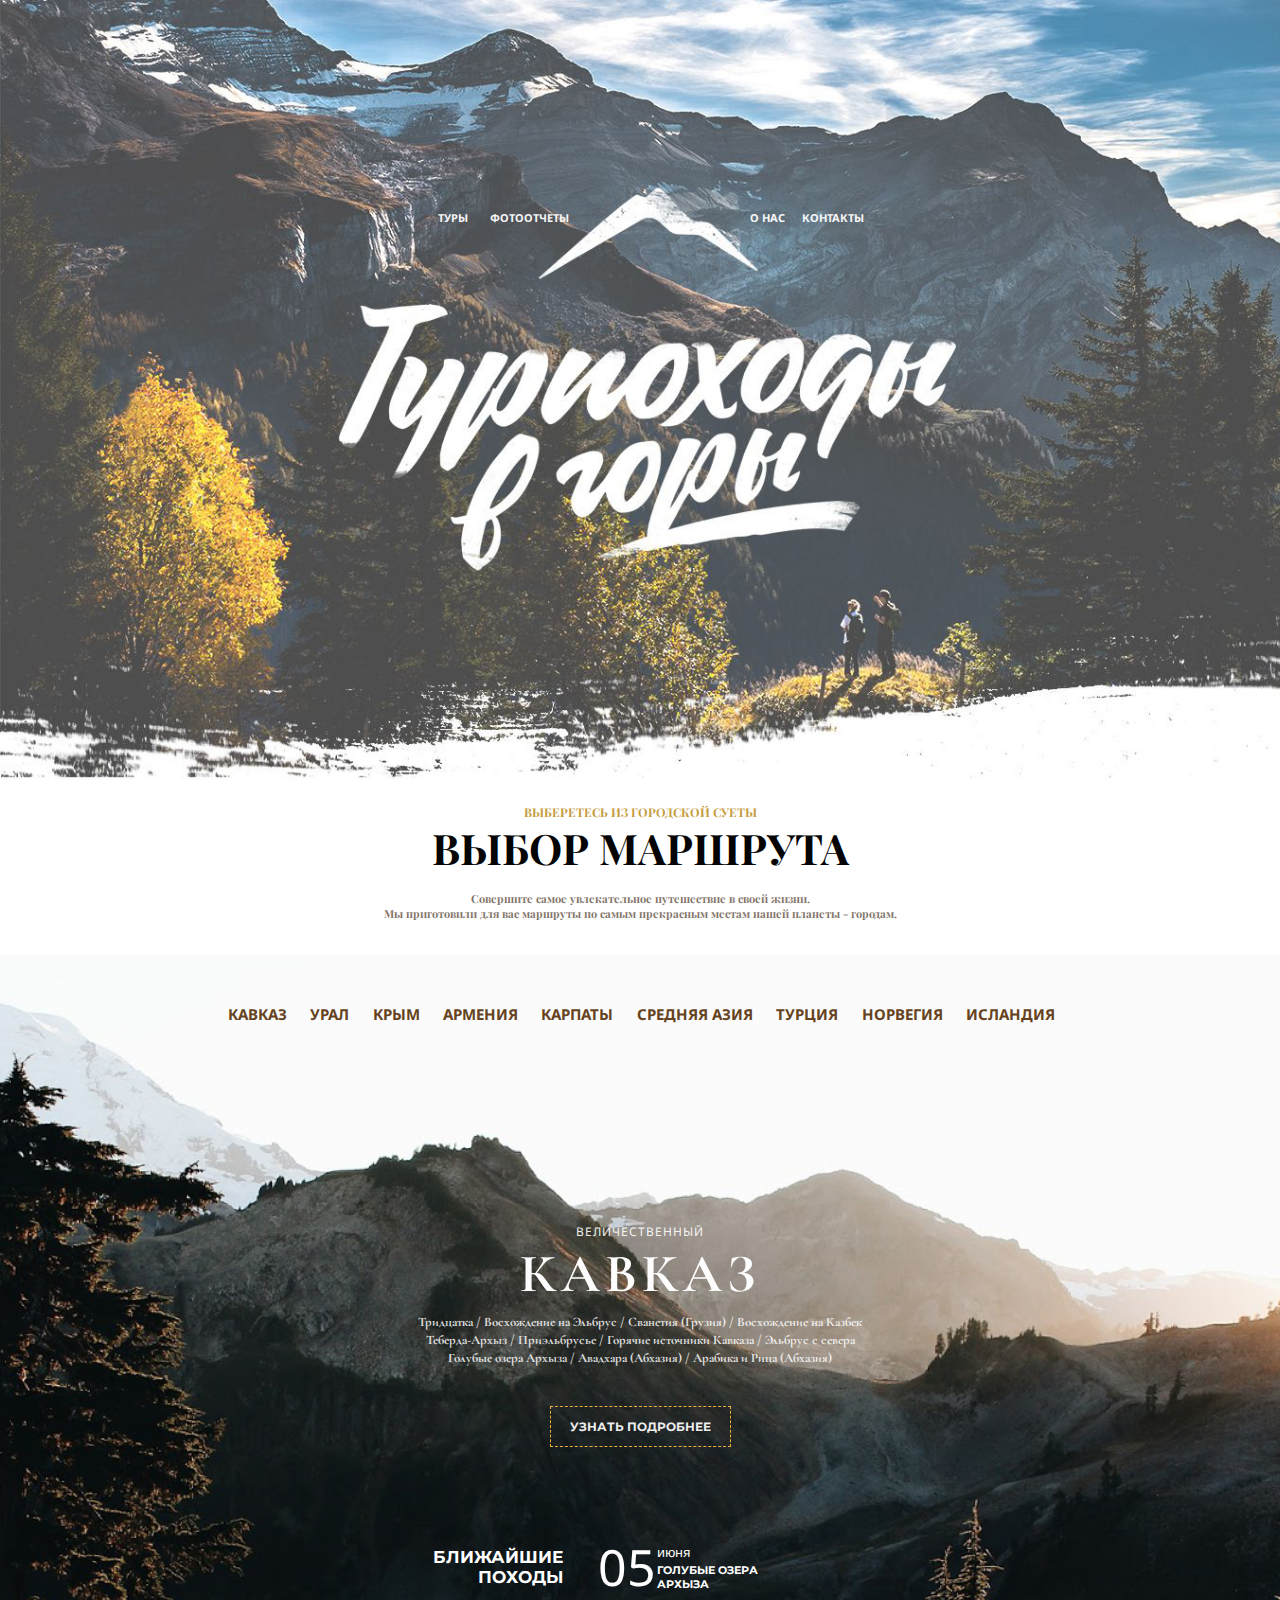
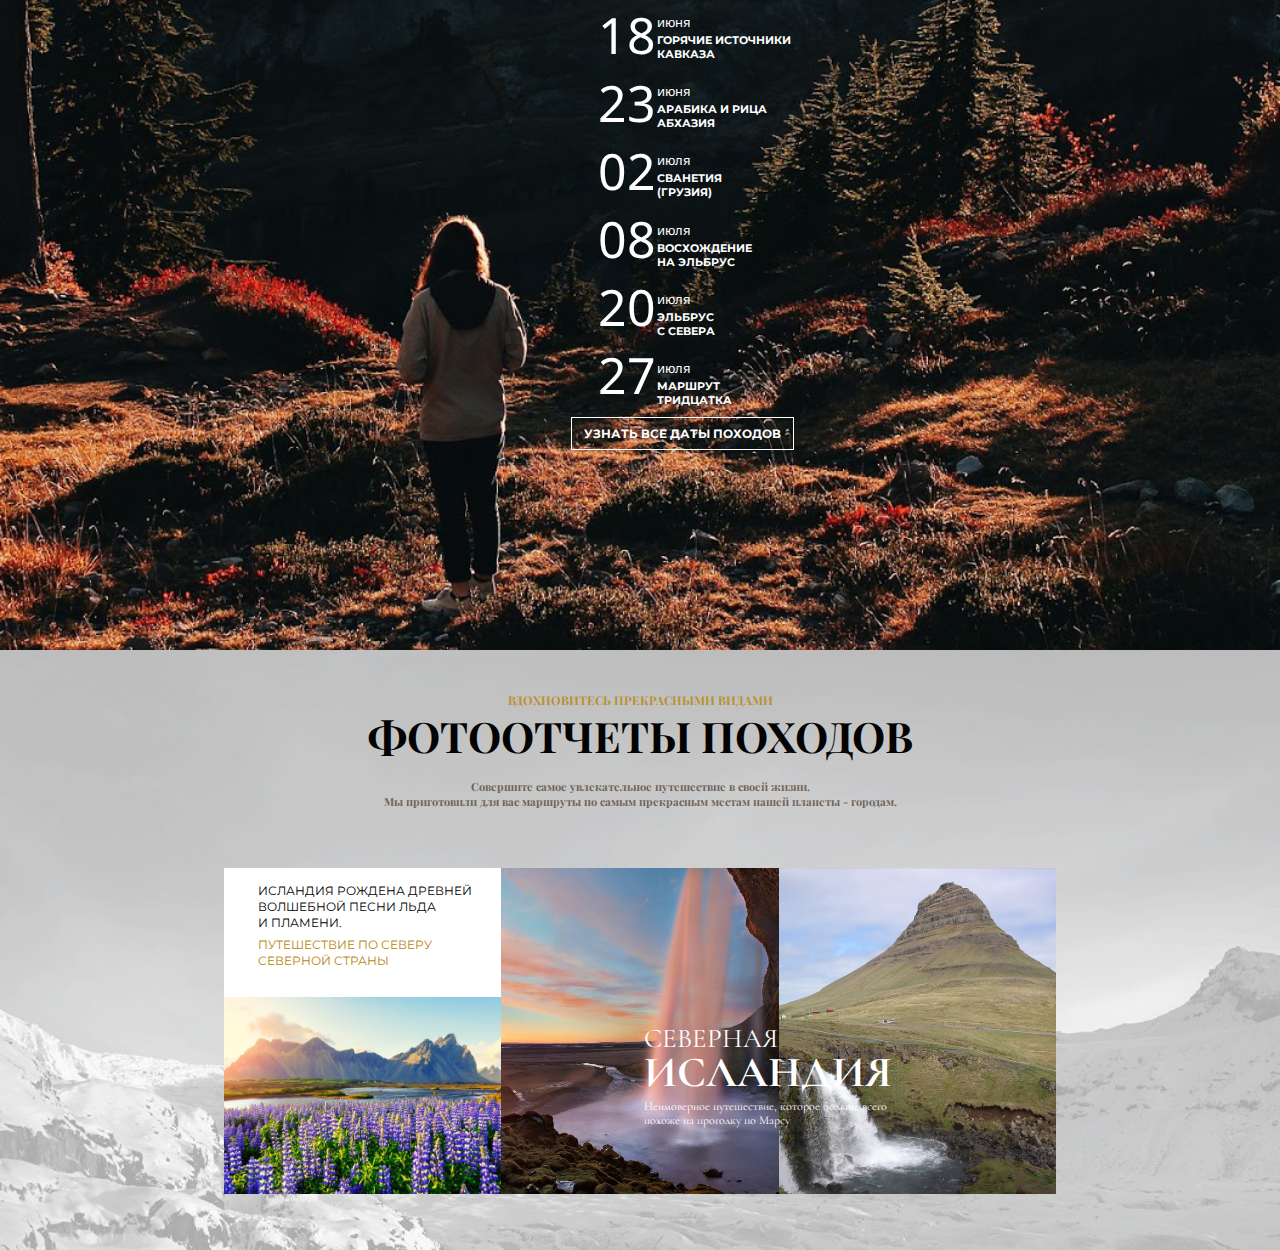
<file: index.html>
<!DOCTYPE html>
<html>
<head>
    <meta charset="utf-8">
    <meta name="viewport" content="width=device-width, initial-scale=1.0">
    <link href="https://fonts.googleapis.com/css?family=Noto+Sans&display=swap" rel="stylesheet">
    <link href="https://fonts.googleapis.com/css?family=Playfair+Display&display=swap" rel="stylesheet">
    <link rel="stylesheet" href="style.css">
    <link rel="stylesheet" href="Css/Adaptation/iPhone 5.css">
    <link rel="stylesheet" href="Css/Adaptation/iPhone 8.css">
    <script type="text/javascript" src="https://ajax.googleapis.com/ajax/libs/jquery/1.10.1/jquery.min.js"></script>
    <link href="https://fonts.googleapis.com/css?family=Cormorant+Garamond&display=swap" rel="stylesheet">
    <link href="https://fonts.googleapis.com/css?family=Montserrat&display=swap" rel="stylesheet">
    <title>Турпоходы в горы</title>
</head>
<body> 
        <div class="container"> 
            <div class="header__fon">
                <div class="header__words">
                    <nav class="nav">
                       <a class="tur" href="#main_fon">ТУРЫ</a>
                        <a class="foto" href="#PhotoReports">ФОТООТЧЕТЫ</a>
                        <a class="us" href="AboutUs.html">О НАС</a>
                        <a class="contact" href="Contact.html">КОНТАКТЫ</a>
                    </nav>
                 </div>
             </div>
        </div>
 
          <!--======Слова между картинками======-->


    <div id="just__words">
        <p class="text1">ВЫБЕРЕТЕСЬ ИЗ ГОРОДСКОЙ СУЕТЫ</p>
         <h1 class="route_selection">ВЫБОР МАРШРУТА</h1>
           <p class="text2">Совершите самое увлекательное путешествие в своей жизни.</p>
            <p class="text3">Мы приготовили для вас маршруты по самым прекрасным местам нашей планеты - городам.</p>
     </div>



             <!--======Главная часть======-->


     <div id="main_fon">
        <div class="contentmenu">
            <ul class="main-navigation">
                <li><a id="Kavkaz" href="#KavkazText" onmousedown="viewDiv1('KavkazText')">КАВКАЗ</a></li>
                <li><a id="Ural" href="#UralText" onmousedown="viewDiv1('UralText')">УРАЛ</a></li>
                <li><a id="Krim" href="#KrimText" onmousedown="viewDiv1('KrimText')" >КРЫМ</a></li>
                <li><a id="Armenia" href="#ArmeniaText" onmousedown="viewDiv1('ArmeniaText')">АРМЕНИЯ</a></li>
                <li><a id="Karpat" href="#KarpatText" onmousedown="viewDiv1('KarpatText')">КАРПАТЫ</a></li>
                <li><a id="Asia" href="#AsiaText" onmousedown="viewDiv1('AsiaText')">СРЕДНЯЯ АЗИЯ</a></li>
                <li><a id="Turzia" href="#TurziaText" onmousedown="viewDiv1('TurziaText')">ТУРЦИЯ</a></li>
                <li><a id="Norvegia" href="#NorvegiaText" onmousedown="viewDiv1('NorvegiaText')">НОРВЕГИЯ</a></li>
                <li><a id="Islandia" href="#IslandiaText" onmousedown="viewDiv1('IslandiaText')">ИСЛАНДИЯ</a></li>
            </ul>
        </div>


                 <!-- KavkazText -->


           <script> 
               function viewDiv1(idblock){
                list = ["KavkazText", "UralText", "KrimText", "ArmeniaText", "KarpatText", "AsiaText", "TurziaText", "NorvegiaText", "IslandiaText"];
               // , "ArmeniaText", "KarpatText", "AsiaText", "TurziaText", "NorvegiaText", "IslandiaText"];
                for (var i = 0; i < list.length; i++) { 
                    document.getElementById(list[i]).style.display = "none";
                }
                document.getElementById(idblock).style.display = "block";
               };      

             </script> 



                
        <div id="KavkazText">
              <h3 class="Vel">ВЕЛИЧЕСТВЕННЫЙ</h3>
              <h1 class="Kavkaz_word">КАВКАЗ</h1>
              <h1 class="Some_words">Тридцатка / Восхождение на Эльбрус / Сванетия (Грузия) / Восхождение на Казбек</h1>
              <h1 class="Some_words2">Теберда-Архыз / Приэльбрусье / Горячие источники Кавказа / Эльбрус с севера</h1>
              <h1 class="Some_words3">Голубые озера Архыза / Авадхара (Абхазия) / Арабика и Рица (Абхазия)</h1>


                <div class="More">
                   <a class="FindOutMore" href="More.html">УЗНАТЬ ПОДРОБНЕЕ</a>
                </div>

            <div class="UpcomingHikes">
                 <div class="UpcomingHikesNavigation">
                   <p class="Upcoming">БЛИЖАЙШИЕ</p>
                   <p class="Hikes">ПОХОДЫ</p>
                 </div>

                    <div class="Date1">
                        <div class="DateNavigation">
                          <p class="Number1">05</p>
                          <p class="Number2">18</p>
                          <p class="Number3">23</p>
                          <p class="Number4">02</p>
                          <p class="Number5">08</p>
                          <p class="Number6">20</p>
                          <p class="Number7">27</p>
                        </div>
                    </div>

                    <div class="TextForDate">
                         <div class="TextForDate1Navigation">

                           <p class="Month1">июня</p>
                           <p class="BlueLake">ГОЛУБЫЕ ОЗЕРА</p>
                           <p class="Arhisa">АРХЫЗА</p>


                           <p class="Month2">июня</p>
                           <p class="HotSprings">ГОРЯЧИЕ ИСТОЧНИКИ</p>
                           <p class="Kavkaza1">КАВКАЗА</p>


                           <p class="Month3">июня</p>
                           <p class="Arabika">АРАБИКА И РИЦА</p>
                           <p class="Abhazia">АБХАЗИЯ</p>

                           <p class="Month4">июля</p>
                           <p class="Svanetia">СВАНЕТИЯ</p>
                           <p class="Gruzia">(ГРУЗИЯ)</p>

                           <p class="Month5">июля</p>
                           <p class="Rising">ВОСХОЖДЕНИЕ</p>
                           <p class="OnElbrus">НА ЭЛЬБРУС</p>

                           <p class="Month6">июля</p>
                           <p class="Elbrus">ЭЛЬБРУС</p>
                           <p class="FromNorth">С СЕВЕРА</p>

                           <p class="Month7">июля</p>
                           <p class="Route">МАРШРУТ</p>
                           <p class="Thirty">ТРИДЦАТКА</p>

                         </div>
                    </div>
            </div>

        <div class="FindOutAllHikingDates">
            <a class="AllDates" href="More.html">УЗНАТЬ ВСЕ ДАТЫ ПОХОДОВ</a>
        </div>        
          

        </div>




                             <!-- UralText -->

        <div id="UralText">
              <h3 class="Vel2">ВЕЛИКИЙ</h3>
              <h1 class="Ural_word">УРАЛ</h1>
              <h1 class="Some_words2_1">На перевал Дятлова / На плато Маньпупунёр / Сплав по реке Земли / Национальный парк Таганай</h1>
              <h1 class="Some_words2_2">Отдых на южном Урале / Сплав по реке Агидель / Сплав по реке Сакмара / Башкирия на ладони</h1>
              <h1 class="Some_words2_3">Этно-тур по Башкирии "Шульган-таш (Капова пещера) / Южноуральские изюминки</h1>

                <div class="More2">
                   <a class="FindOutMore2" href="More.html">УЗНАТЬ ПОДРОБНЕЕ</a>
                </div>


            <div class="UpcomingHikes">
                <div class="UpcomingHikesNavigation">
                   <p class="Upcoming">БЛИЖАЙШИЕ</p>
                   <p class="Hikes">ПОХОДЫ</p>
                </div>

                 <div class="Date1">
                        <div class="DateNavigation">
                          <p class="Number1">06</p>
                          <p class="Number2">12</p>
                          <p class="Number3">25</p>
                          <p class="Number4">01</p>
                          <p class="Number5">07</p>
                          <p class="Number6">18</p>
                          <p class="Number7">23</p>
                        </div>
                 </div>

                    <div class="TextForDate">
                         <div class="TextForDate1Navigation">

                           <p class="Month1">июня</p>
                           <p class="BlueLake">НА ПЕРЕВАЛ</p>
                           <p class="Arhisa">ДЯТЛОВА</p>


                           <p class="Month2">июня</p>
                           <p class="HotSprings">НА ПЛАТО</p>
                           <p class="Kavkaza1">МАНЬПУПУНЁР</p>


                           <p class="Month3">июня</p>
                           <p class="Arabika">СПЛАВ ПО РЕКЕ</p>
                           <p class="Abhazia">ЗЕЛИМ</p>

                           <p class="Month4">июля</p>
                           <p class="Svanetia">НАЦИОНАЛЬНЫЙ ПАРК</p>
                           <p class="Gruzia">ТАГАНАЙ</p>

                           <p class="Month5">июля</p>
                           <p class="Rising">ОТДЫХ</p>
                           <p class="OnElbrus">НА ЮЖНОМ УРАЛЕ</p>

                           <p class="Month6">июля</p>
                           <p class="Elbrus">СПЛАВ ПО РЕКЕ</p>
                           <p class="FromNorth">АГИДЕЛЬ</p>

                           <p class="Month7">июля</p>
                           <p class="Route">СПЛАВ ПО РЕКЕ</p>
                           <p class="Thirty">САКМАРА</p>

                         </div>
                    </div>
                </div>
                           <div class="FindOutAllHikingDates2">
                               <a class="AllDates2" href="More.html">УЗНАТЬ ВСЕ ДАТЫ ПОХОДОВ</a>
                           </div>
        </div>


                                    <!-- KrimText -->

        <div id="KrimText">
              <h1 class="Krim_word">КРЫМ</h1>
              <h1 class="Some_words3_1">На перевал Дятлова / На плато Маньпупунёр / Сплав по реке Земли / Национальный парк Таганай</h1>
              <h1 class="Some_words3_2">Отдых на южном Урале / Сплав по реке Агидель / Сплав по реке Сакмара / Башкирия на ладони</h1>
              <h1 class="Some_words3_3">Этно-тур по Башкирии "Шульган-таш (Капова пещера) / Южноуральские изюминки</h1>

                <div class="More3">
                   <a class="FindOutMore3" href="More.html">УЗНАТЬ ПОДРОБНЕЕ</a>
                </div>


            <div class="UpcomingHikes">
                <div class="UpcomingHikesNavigation">
                   <p class="Upcoming">БЛИЖАЙШИЕ</p>
                   <p class="Hikes">ПОХОДЫ</p>
                </div>

                 <div class="Date1">
                        <div class="DateNavigation">
                          <p class="Number1">07</p>
                          <p class="Number2">14</p>
                          <p class="Number3">26</p>
                          <p class="Number4">02</p>
                          <p class="Number5">03</p>
                          <p class="Number6">15</p>
                          <p class="Number7">20</p>
                        </div>
                 </div>

                    <div class="TextForDate">
                         <div class="TextForDate1Navigation">

                           <p class="Month1">июня</p>
                           <p class="BlueLake">НА ПЕРЕВАЛ</p>
                           <p class="Arhisa">ДЯТЛОВА</p>


                           <p class="Month2">июня</p>
                           <p class="HotSprings">НА ПЛАТО</p>
                           <p class="Kavkaza1">МАНЬПУПУНЁР</p>


                           <p class="Month3">июня</p>
                           <p class="Arabika">СПЛАВ ПО РЕКЕ</p>
                           <p class="Abhazia">ЗЕЛИМ</p>

                           <p class="Month4">июля</p>
                           <p class="Svanetia">НАЦИОНАЛЬНЫЙ ПАРК</p>
                           <p class="Gruzia">ТАГАНАЙ</p>

                           <p class="Month5">июля</p>
                           <p class="Rising">ОТДЫХ</p>
                           <p class="OnElbrus">НА ЮЖНОМ УРАЛЕ</p>

                           <p class="Month6">июля</p>
                           <p class="Elbrus">СПЛАВ ПО РЕКЕ</p>
                           <p class="FromNorth">АГИДЕЛЬ</p>

                           <p class="Month7">июля</p>
                           <p class="Route">СПЛАВ ПО РЕКЕ</p>
                           <p class="Thirty">САКМАРА</p>

                         </div>
                    </div>
                </div>
                           <div class="FindOutAllHikingDates3">
                               <a class="AllDates3" href="More.html">УЗНАТЬ ВСЕ ДАТЫ ПОХОДОВ</a>
                           </div>
        </div>


                            <!-- ArmeniaText -->

        <div id="ArmeniaText">
              <h1 class="Armenia_word">АРМЕНИЯ</h1>
              <h1 class="Some_words4_1">На перевал Дятлова / На плато Маньпупунёр / Сплав по реке Земли / Национальный парк Таганай</h1>
              <h1 class="Some_words4_2">Отдых на южном Урале / Сплав по реке Агидель / Сплав по реке Сакмара / Башкирия на ладони</h1>
              <h1 class="Some_words4_3">Этно-тур по Башкирии "Шульган-таш (Капова пещера) / Южноуральские изюминки</h1>

                <div class="More4">
                   <a class="FindOutMore4" href="More.html">УЗНАТЬ ПОДРОБНЕЕ</a>
                </div>


            <div class="UpcomingHikes">
                <div class="UpcomingHikesNavigation">
                   <p class="Upcoming">БЛИЖАЙШИЕ</p>
                   <p class="Hikes">ПОХОДЫ</p>
                </div>

                 <div class="Date1">
                        <div class="DateNavigation">
                          <p class="Number1">08</p>
                          <p class="Number2">15</p>
                          <p class="Number3">27</p>
                          <p class="Number4">03</p>
                          <p class="Number5">04</p>
                          <p class="Number6">16</p>
                          <p class="Number7">21</p>
                        </div>
                 </div>

                    <div class="TextForDate">
                         <div class="TextForDate1Navigation">

                           <p class="Month1">июня</p>
                           <p class="BlueLake">НА ПЕРЕВАЛ</p>
                           <p class="Arhisa">ДЯТЛОВА</p>


                           <p class="Month2">июня</p>
                           <p class="HotSprings">НА ПЛАТО</p>
                           <p class="Kavkaza1">МАНЬПУПУНЁР</p>


                           <p class="Month3">июня</p>
                           <p class="Arabika">СПЛАВ ПО РЕКЕ</p>
                           <p class="Abhazia">ЗЕЛИМ</p>

                           <p class="Month4">июля</p>
                           <p class="Svanetia">НАЦИОНАЛЬНЫЙ ПАРК</p>
                           <p class="Gruzia">ТАГАНАЙ</p>

                           <p class="Month5">июля</p>
                           <p class="Rising">ОТДЫХ</p>
                           <p class="OnElbrus">НА ЮЖНОМ УРАЛЕ</p>

                           <p class="Month6">июля</p>
                           <p class="Elbrus">СПЛАВ ПО РЕКЕ</p>
                           <p class="FromNorth">АГИДЕЛЬ</p>

                           <p class="Month7">июля</p>
                           <p class="Route">СПЛАВ ПО РЕКЕ</p>
                           <p class="Thirty">САКМАРА</p>

                         </div>
                    </div>
                </div>
                           <div class="FindOutAllHikingDates4">
                               <a class="AllDates4" href="More.html">УЗНАТЬ ВСЕ ДАТЫ ПОХОДОВ</a>
                           </div>
        </div>



                             <!-- KarpatText -->

        <div id="KarpatText">
              <h1 class="Karpat_word">КАРПАТЫ</h1>
              <h1 class="Some_words5_1">На перевал Дятлова / На плато Маньпупунёр / Сплав по реке Земли / Национальный парк Таганай</h1>
              <h1 class="Some_words5_2">Отдых на южном Урале / Сплав по реке Агидель / Сплав по реке Сакмара / Башкирия на ладони</h1>
              <h1 class="Some_words5_3">Этно-тур по Башкирии "Шульган-таш (Капова пещера) / Южноуральские изюминки</h1>

                <div class="More5">
                   <a class="FindOutMore5" href="More.html">УЗНАТЬ ПОДРОБНЕЕ</a>
                </div>


            <div class="UpcomingHikes">
                <div class="UpcomingHikesNavigation">
                   <p class="Upcoming">БЛИЖАЙШИЕ</p>
                   <p class="Hikes">ПОХОДЫ</p>
                </div>

                 <div class="Date1">
                        <div class="DateNavigation">
                          <p class="Number1">02</p>
                          <p class="Number2">09</p>
                          <p class="Number3">15</p>
                          <p class="Number4">06</p>
                          <p class="Number5">09</p>
                          <p class="Number6">18</p>
                          <p class="Number7">29</p>
                        </div>
                 </div>

                    <div class="TextForDate">
                         <div class="TextForDate1Navigation">

                           <p class="Month1">июня</p>
                           <p class="BlueLake">НА ПЕРЕВАЛ</p>
                           <p class="Arhisa">ДЯТЛОВА</p>


                           <p class="Month2">июня</p>
                           <p class="HotSprings">НА ПЛАТО</p>
                           <p class="Kavkaza1">МАНЬПУПУНЁР</p>


                           <p class="Month3">июня</p>
                           <p class="Arabika">СПЛАВ ПО РЕКЕ</p>
                           <p class="Abhazia">ЗЕЛИМ</p>

                           <p class="Month4">июля</p>
                           <p class="Svanetia">НАЦИОНАЛЬНЫЙ ПАРК</p>
                           <p class="Gruzia">ТАГАНАЙ</p>

                           <p class="Month5">июля</p>
                           <p class="Rising">ОТДЫХ</p>
                           <p class="OnElbrus">НА ЮЖНОМ УРАЛЕ</p>

                           <p class="Month6">июля</p>
                           <p class="Elbrus">СПЛАВ ПО РЕКЕ</p>
                           <p class="FromNorth">АГИДЕЛЬ</p>

                           <p class="Month7">июля</p>
                           <p class="Route">СПЛАВ ПО РЕКЕ</p>
                           <p class="Thirty">САКМАРА</p>

                         </div>
                    </div>
                </div>
                           <div class="FindOutAllHikingDates5">
                               <a class="AllDates5" href="More.html">УЗНАТЬ ВСЕ ДАТЫ ПОХОДОВ</a>
                           </div>
        </div>




                             <!-- AsiaText -->


        <div id="AsiaText">
              <h1 class="Asia_word">СРЕДНЯЯ АЗИЯ</h1>
              <h1 class="Some_words6_1">На перевал Дятлова / На плато Маньпупунёр / Сплав по реке Земли / Национальный парк Таганай</h1>
              <h1 class="Some_words6_2">Отдых на южном Урале / Сплав по реке Агидель / Сплав по реке Сакмара / Башкирия на ладони</h1>
              <h1 class="Some_words6_3">Этно-тур по Башкирии "Шульган-таш (Капова пещера) / Южноуральские изюминки</h1>

                <div class="More6">
                   <a class="FindOutMore6" href="More.html">УЗНАТЬ ПОДРОБНЕЕ</a>
                </div>


            <div class="UpcomingHikes">
                <div class="UpcomingHikesNavigation">
                   <p class="Upcoming">БЛИЖАЙШИЕ</p>
                   <p class="Hikes">ПОХОДЫ</p>
                </div>

                 <div class="Date1">
                        <div class="DateNavigation">
                          <p class="Number1">03</p>
                          <p class="Number2">10</p>
                          <p class="Number3">18</p>
                          <p class="Number4">02</p>
                          <p class="Number5">04</p>
                          <p class="Number6">15</p>
                          <p class="Number7">21</p>
                        </div>
                 </div>

                    <div class="TextForDate">
                         <div class="TextForDate1Navigation">

                           <p class="Month1">июня</p>
                           <p class="BlueLake">НА ПЕРЕВАЛ</p>
                           <p class="Arhisa">ДЯТЛОВА</p>


                           <p class="Month2">июня</p>
                           <p class="HotSprings">НА ПЛАТО</p>
                           <p class="Kavkaza1">МАНЬПУПУНЁР</p>


                           <p class="Month3">июня</p>
                           <p class="Arabika">СПЛАВ ПО РЕКЕ</p>
                           <p class="Abhazia">ЗЕЛИМ</p>

                           <p class="Month4">июля</p>
                           <p class="Svanetia">НАЦИОНАЛЬНЫЙ ПАРК</p>
                           <p class="Gruzia">ТАГАНАЙ</p>

                           <p class="Month5">июля</p>
                           <p class="Rising">ОТДЫХ</p>
                           <p class="OnElbrus">НА ЮЖНОМ УРАЛЕ</p>

                           <p class="Month6">июля</p>
                           <p class="Elbrus">СПЛАВ ПО РЕКЕ</p>
                           <p class="FromNorth">АГИДЕЛЬ</p>

                           <p class="Month7">июля</p>
                           <p class="Route">СПЛАВ ПО РЕКЕ</p>
                           <p class="Thirty">САКМАРА</p>

                         </div>
                    </div>
                </div>
                           <div class="FindOutAllHikingDates6">
                               <a class="AllDates6" href="More.html">УЗНАТЬ ВСЕ ДАТЫ ПОХОДОВ</a>
                           </div>
        </div>



                            <!-- TurziaText -->


        <div id="TurziaText">
              <h1 class="Turzia_word">ТУРЦИЯ</h1>
              <h1 class="Some_words7_1">На перевал Дятлова / На плато Маньпупунёр / Сплав по реке Земли / Национальный парк Таганай</h1>
              <h1 class="Some_words7_2">Отдых на южном Урале / Сплав по реке Агидель / Сплав по реке Сакмара / Башкирия на ладони</h1>
              <h1 class="Some_words7_3">Этно-тур по Башкирии "Шульган-таш (Капова пещера) / Южноуральские изюминки</h1>

                <div class="More7">
                   <a class="FindOutMore7" href="More.html">УЗНАТЬ ПОДРОБНЕЕ</a>
                </div>


            <div class="UpcomingHikes">
                <div class="UpcomingHikesNavigation">
                   <p class="Upcoming">БЛИЖАЙШИЕ</p>
                   <p class="Hikes">ПОХОДЫ</p>
                </div>

                 <div class="Date1">
                        <div class="DateNavigation">
                          <p class="Number1">04</p>
                          <p class="Number2">11</p>
                          <p class="Number3">19</p>
                          <p class="Number4">03</p>
                          <p class="Number5">05</p>
                          <p class="Number6">16</p>
                          <p class="Number7">22</p>
                        </div>
                 </div>

                    <div class="TextForDate">
                         <div class="TextForDate1Navigation">

                           <p class="Month1">июня</p>
                           <p class="BlueLake">НА ПЕРЕВАЛ</p>
                           <p class="Arhisa">ДЯТЛОВА</p>


                           <p class="Month2">июня</p>
                           <p class="HotSprings">НА ПЛАТО</p>
                           <p class="Kavkaza1">МАНЬПУПУНЁР</p>


                           <p class="Month3">июня</p>
                           <p class="Arabika">СПЛАВ ПО РЕКЕ</p>
                           <p class="Abhazia">ЗЕЛИМ</p>

                           <p class="Month4">июля</p>
                           <p class="Svanetia">НАЦИОНАЛЬНЫЙ ПАРК</p>
                           <p class="Gruzia">ТАГАНАЙ</p>

                           <p class="Month5">июля</p>
                           <p class="Rising">ОТДЫХ</p>
                           <p class="OnElbrus">НА ЮЖНОМ УРАЛЕ</p>

                           <p class="Month6">июля</p>
                           <p class="Elbrus">СПЛАВ ПО РЕКЕ</p>
                           <p class="FromNorth">АГИДЕЛЬ</p>

                           <p class="Month7">июля</p>
                           <p class="Route">СПЛАВ ПО РЕКЕ</p>
                           <p class="Thirty">САКМАРА</p>

                         </div>
                    </div>
                </div>
                           <div class="FindOutAllHikingDates7">
                               <a class="AllDates7" href="More.html">УЗНАТЬ ВСЕ ДАТЫ ПОХОДОВ</a>
                           </div>
        </div>




                              <!-- NorvegiaText -->


        <div id="NorvegiaText">
              <h1 class="Norvegia_word">НОРВЕГИЯ</h1>
              <h1 class="Some_words8_1">На перевал Дятлова / На плато Маньпупунёр / Сплав по реке Земли / Национальный парк Таганай</h1>
              <h1 class="Some_words8_2">Отдых на южном Урале / Сплав по реке Агидель / Сплав по реке Сакмара / Башкирия на ладони</h1>
              <h1 class="Some_words8_3">Этно-тур по Башкирии "Шульган-таш (Капова пещера) / Южноуральские изюминки</h1>

                <div class="More8">
                   <a class="FindOutMore8" href="More.html">УЗНАТЬ ПОДРОБНЕЕ</a>
                </div>


            <div class="UpcomingHikes">
                <div class="UpcomingHikesNavigation">
                   <p class="Upcoming">БЛИЖАЙШИЕ</p>
                   <p class="Hikes">ПОХОДЫ</p>
                </div>

                 <div class="Date1">
                        <div class="DateNavigation">
                          <p class="Number1">05</p>
                          <p class="Number2">12</p>
                          <p class="Number3">20</p>
                          <p class="Number4">04</p>
                          <p class="Number5">06</p>
                          <p class="Number6">17</p>
                          <p class="Number7">23</p>
                        </div>
                 </div>

                    <div class="TextForDate">
                         <div class="TextForDate1Navigation">

                           <p class="Month1">июня</p>
                           <p class="BlueLake">НА ПЕРЕВАЛ</p>
                           <p class="Arhisa">ДЯТЛОВА</p>


                           <p class="Month2">июня</p>
                           <p class="HotSprings">НА ПЛАТО</p>
                           <p class="Kavkaza1">МАНЬПУПУНЁР</p>


                           <p class="Month3">июня</p>
                           <p class="Arabika">СПЛАВ ПО РЕКЕ</p>
                           <p class="Abhazia">ЗЕЛИМ</p>

                           <p class="Month4">июля</p>
                           <p class="Svanetia">НАЦИОНАЛЬНЫЙ ПАРК</p>
                           <p class="Gruzia">ТАГАНАЙ</p>

                           <p class="Month5">июля</p>
                           <p class="Rising">ОТДЫХ</p>
                           <p class="OnElbrus">НА ЮЖНОМ УРАЛЕ</p>

                           <p class="Month6">июля</p>
                           <p class="Elbrus">СПЛАВ ПО РЕКЕ</p>
                           <p class="FromNorth">АГИДЕЛЬ</p>

                           <p class="Month7">июля</p>
                           <p class="Route">СПЛАВ ПО РЕКЕ</p>
                           <p class="Thirty">САКМАРА</p>

                         </div>
                    </div>
                </div>
                           <div class="FindOutAllHikingDates8">
                               <a class="AllDates8" href="More.html">УЗНАТЬ ВСЕ ДАТЫ ПОХОДОВ</a>
                           </div>
        </div>


                                <!-- IslandiaText -->


        <div id="IslandiaText">
              <h1 class="Islandia_word">ИСЛАНДИЯ</h1>
              <h1 class="Some_words9_1">На перевал Дятлова / На плато Маньпупунёр / Сплав по реке Земли / Национальный парк Таганай</h1>
              <h1 class="Some_words9_2">Отдых на южном Урале / Сплав по реке Агидель / Сплав по реке Сакмара / Башкирия на ладони</h1>
              <h1 class="Some_words9_3">Этно-тур по Башкирии "Шульган-таш (Капова пещера) / Южноуральские изюминки</h1>

                <div class="More9">
                   <a class="FindOutMore9" href="More.html">УЗНАТЬ ПОДРОБНЕЕ</a>
                </div>


            <div class="UpcomingHikes">
                <div class="UpcomingHikesNavigation">
                   <p class="Upcoming">БЛИЖАЙШИЕ</p>
                   <p class="Hikes">ПОХОДЫ</p>
                </div>

                 <div class="Date1">
                        <div class="DateNavigation">
                          <p class="Number1">03</p>
                          <p class="Number2">11</p>
                          <p class="Number3">18</p>
                          <p class="Number4">03</p>
                          <p class="Number5">07</p>
                          <p class="Number6">18</p>
                          <p class="Number7">20</p>
                        </div>
                 </div>

                    <div class="TextForDate">
                         <div class="TextForDate1Navigation">

                           <p class="Month1">июня</p>
                           <p class="BlueLake">НА ПЕРЕВАЛ</p>
                           <p class="Arhisa">ДЯТЛОВА</p>


                           <p class="Month2">июня</p>
                           <p class="HotSprings">НА ПЛАТО</p>
                           <p class="Kavkaza1">МАНЬПУПУНЁР</p>


                           <p class="Month3">июня</p>
                           <p class="Arabika">СПЛАВ ПО РЕКЕ</p>
                           <p class="Abhazia">ЗЕЛИМ</p>

                           <p class="Month4">июля</p>
                           <p class="Svanetia">НАЦИОНАЛЬНЫЙ ПАРК</p>
                           <p class="Gruzia">ТАГАНАЙ</p>

                           <p class="Month5">июля</p>
                           <p class="Rising">ОТДЫХ</p>
                           <p class="OnElbrus">НА ЮЖНОМ УРАЛЕ</p>

                           <p class="Month6">июля</p>
                           <p class="Elbrus">СПЛАВ ПО РЕКЕ</p>
                           <p class="FromNorth">АГИДЕЛЬ</p>

                           <p class="Month7">июля</p>
                           <p class="Route">СПЛАВ ПО РЕКЕ</p>
                           <p class="Thirty">САКМАРА</p>

                         </div>
                    </div>
                </div>
                           <div class="FindOutAllHikingDates9">
                               <a class="AllDates9" href="More.html">УЗНАТЬ ВСЕ ДАТЫ ПОХОДОВ</a>
                           </div>
        </div>
</div>

  
         <div id="PhotoReports">
            <div class="FonForPhotoReports">
                <div class="OpenText">
                   <p class="text2_1">ВДОХНОВИТЕСЬ ПРЕКРАСНЫМИ ВИДАМИ</p>
                   <h1 class="WordPhotoReports">ФОТООТЧЕТЫ ПОХОДОВ</h1>
                   <p class="text2_2">Совершите самое увлекательное путешествие в своей жизни.</p>
                   <p class="text2_3">Мы приготовили для вас маршруты по самым прекрасным местам нашей планеты - городам.</p>
                </div>
                      <div class="MainPhotoBlock">
                         <div class="PhotoBlocks">
                                <div class="FirstBlock">
                                     <div class="UpBlock">
                                        <a class="FBLink" href="More.html">
                                         <p class="UpBlockText1">Исландия рождена древней </p>
                                         <p class="UpBlockText2">волшебной песни льда</p>
                                         <p class="UpBlockText3">и пламени.</p>

                                         <p class="UpBlockText4">Путешествие по северу</p>
                                         <p class="UpBlockText5">северной страны</p>
                                        </a>
                                     </div>
                                     <div class="DownBlock"></div>
                                </div>
                                <div class="SecondBlock"></div>
                                <div class="ThirdBlock"></div>
                                <div class="IslandiaTextInFotoBlock">
                                  <a class="ITIFBLink" href="More.html">
                                    <p class="IslInBlock1">СЕВЕРНАЯ</p>
                                    <p class="IslInBlock2">ИСЛАНДИЯ</p>
                                    <p class="IslInBlock3">Неимоверное путешествие, которое больше всего</p>
                                    <p class="IslInBlock4">похоже на проголку по Марсу</p>
                                  </a>
                                </div>
                         </div>
                      </div>
            </div>
         </div>
</body>
</html>
</file>
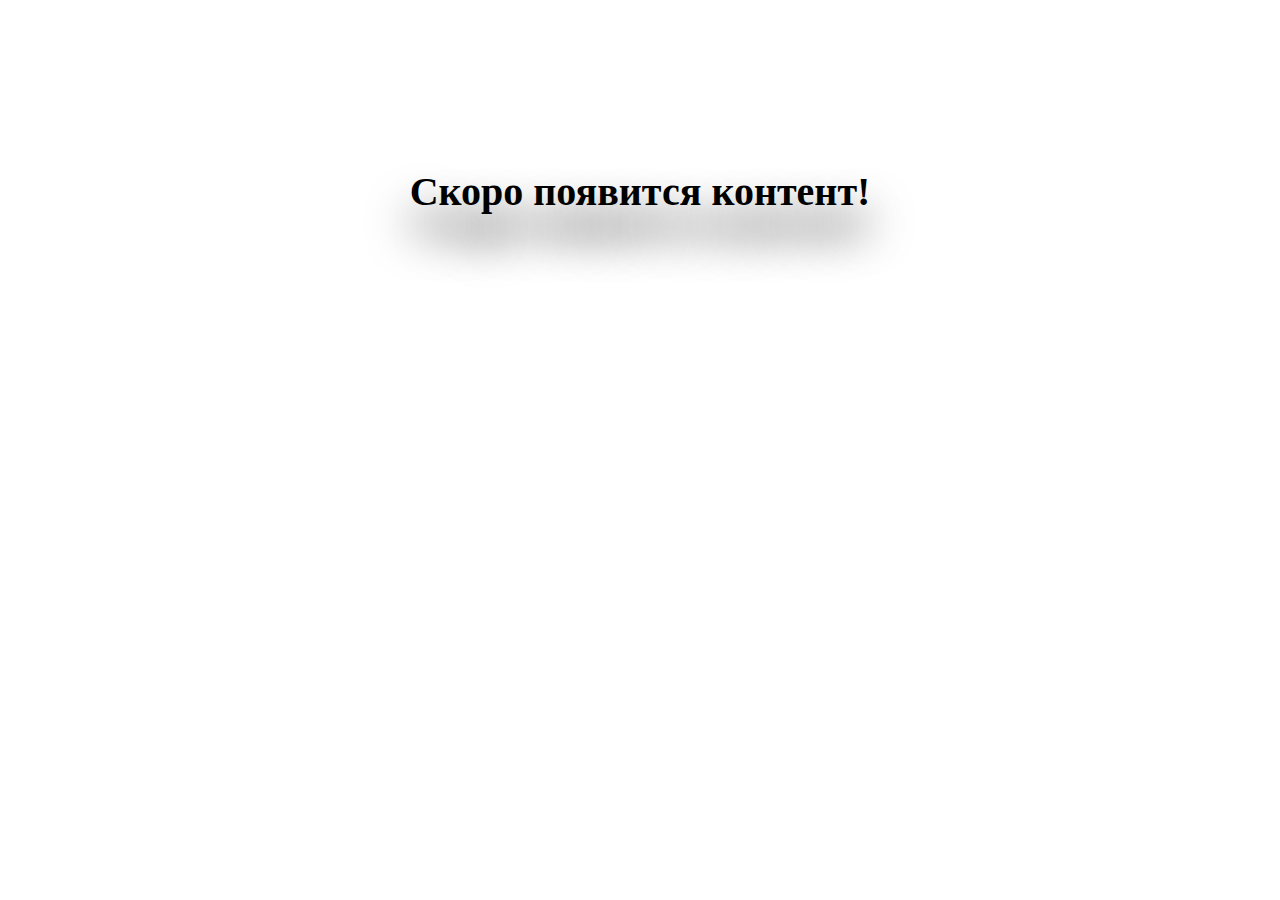
<file: AboutUs.html>
<!DOCTYPE html>
<html>
<head>
	<title>О нас</title>
</head>
 <meta charset="utf-8">
 <link rel="stylesheet" href="Css/AboutUs.css">
<body>
     <div class="FirstBlock">
     	<p class="Soon">Скоро появится контент!</p>
     </div>
</body>
</html>
</file>
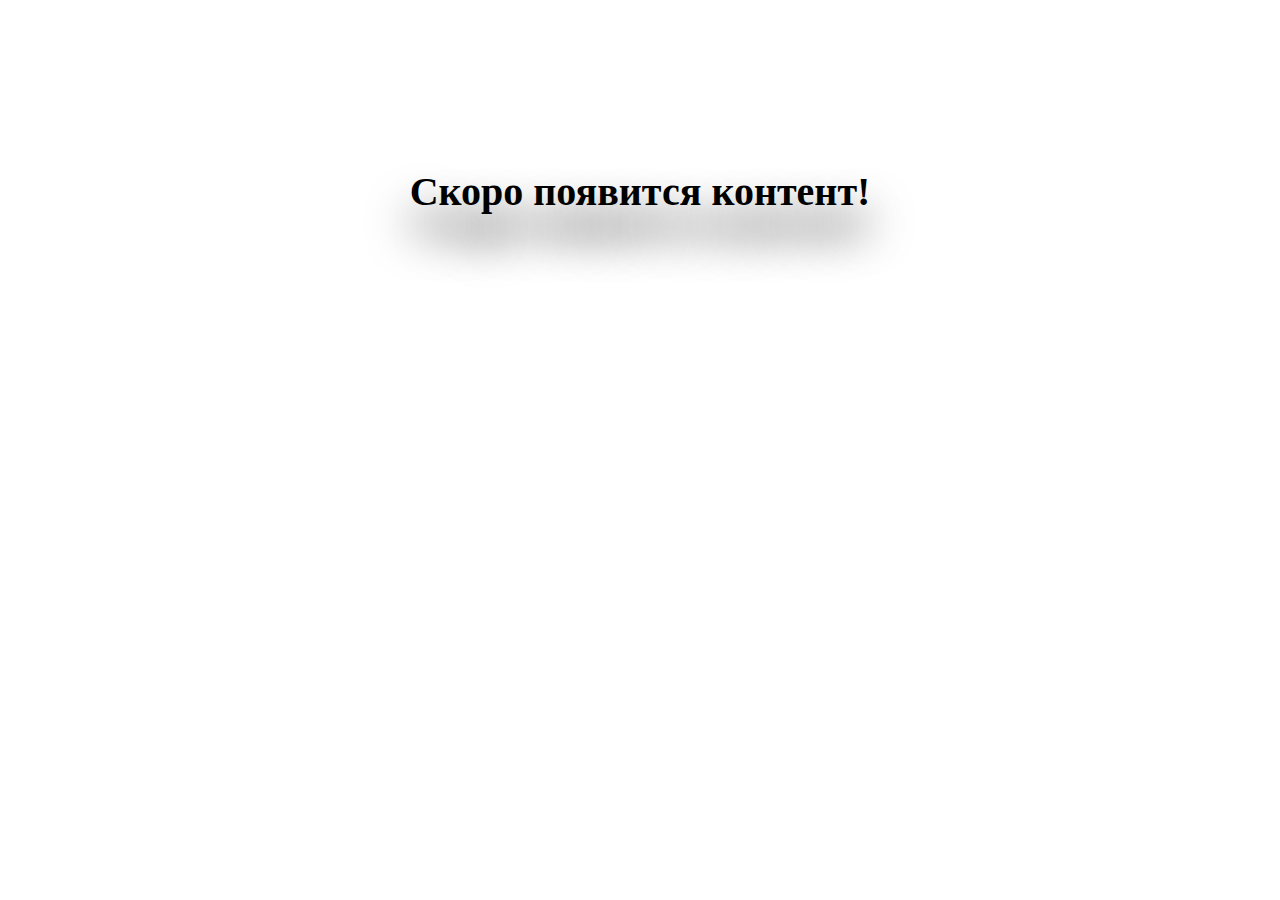
<file: Contact.html>
<!DOCTYPE html>
<html>
<head>
	<title>Контакты</title>
</head>
 <meta charset="utf-8">
 <link rel="stylesheet" href="Css/Contact.css">
<body>
     <div class="FirstBlock">
     	<p class="Soon">Скоро появится контент!</p>
     </div>
</body>
</html>
</file>
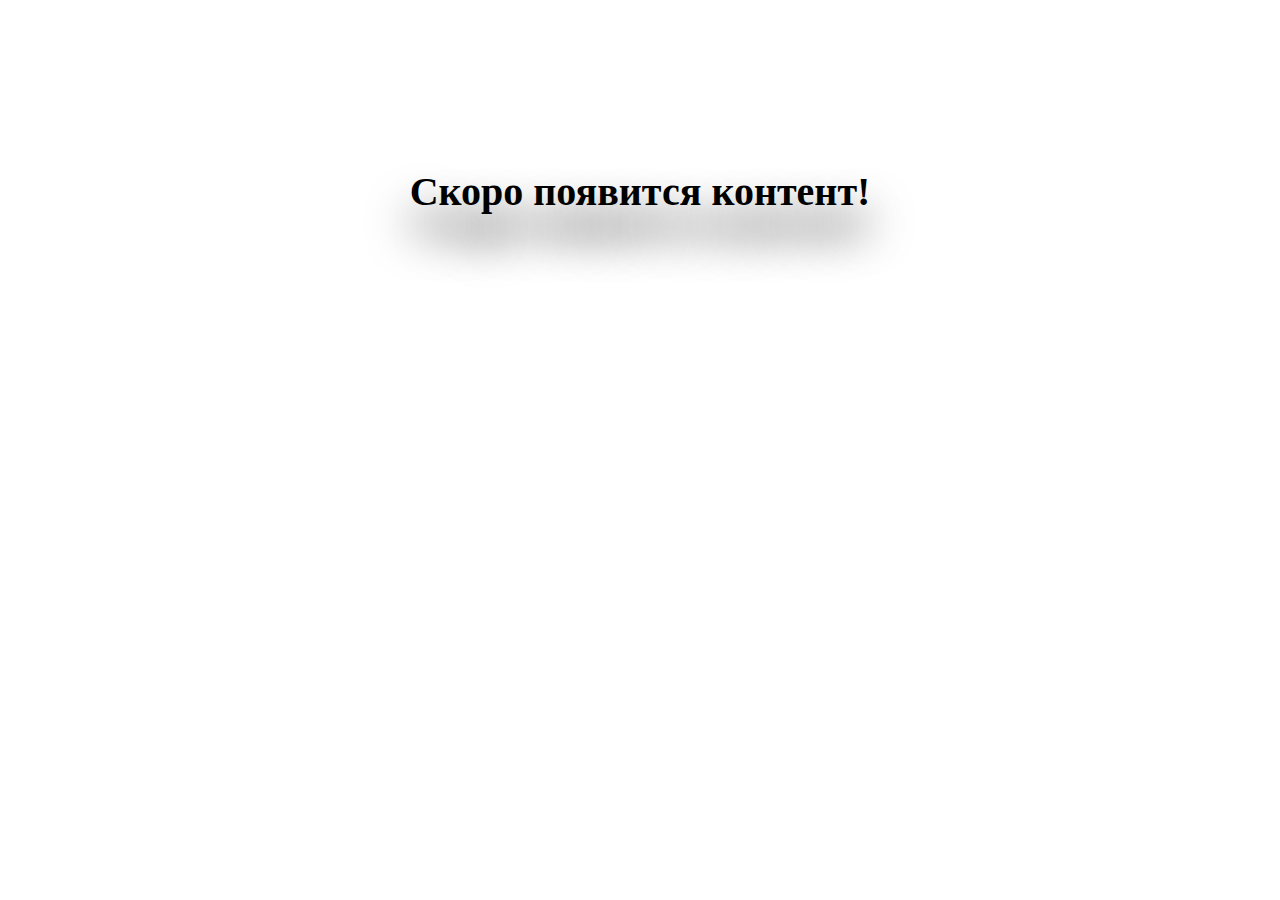
<file: More.html>
<!DOCTYPE html>
<html>
<head>
	<title>Подробнее</title>
</head>
 <meta charset="utf-8">
 <link rel="stylesheet" href="Css/AboutUs.css">
<body>
     <div class="FirstBlock">
     	<p class="Soon">Скоро появится контент!</p>
     </div>
</body>
</html>
</file>
<file: style.css>
body {
	margin: 0;
	font-family: 'Noto Sans', sans-serif;
	font-size: 14px;
	width: 100vw;
}

*:before,
*:after {
	box-sizing: border-box;
}


/*======Container======*/

.container {
	width: 100vw;
	margin-top: 0px;
}


/*======Header Background======*/

.header__fon {
	background-image: url(foto/Gora1.jpg);
	background-repeat: no-repeat;
	background-size: cover;
	background-attachment: scroll;
	height: 780px;
    position: relative;
    width: 100%;
    max-width: 1300px;
    margin: auto;
	display: flex;
}


/*=====Header Button=====*/

.header__words {
	padding: 210px 438px;
   
}

.nav {
	display: flex;
}


.tur {
	color: #fff;
	text-decoration: none;
	font-size: 11px;
	position: absolute;
	left: 438px;
	opacity: 0.95;
	font-weight: bold;
}


.foto {
	color: #fff;
	text-decoration: none;
	font-size:11px;
	position: absolute;
	left: 490px;
	opacity: 0.95;
	font-weight: bold;
}

.us {
	color: #fff;
	text-decoration: none;
	font-size:11px;
	position: absolute;
	left: 750px;
	opacity: 0.95;
	font-weight: bold;
}

.contact {
	color: #fff;
	text-decoration: none;
	font-size:11px;
	position: absolute;
	left: 802px;
	opacity: 0.95;
	font-weight: bold;
}



/*=====Header Button Animation=====*/

.tur:hover {
	color: white;
	font-size: 12px;
	text-decoration: none;
	text-shadow:1px 1px 2px black;
	position: absolute;
	opacity: 1;
	transition: 0.15s;
}

.foto:hover {
	color: white;
	font-size: 12px;
	text-decoration: none;
	text-shadow:1px 1px 2px black;
	position: absolute;
	opacity: 1;
	transition: 0.15s;
}

.us:hover {
	color: white;
	font-size: 12px;
	text-decoration: none;
	text-shadow:1px 1px 2px black;
	position: absolute;
	opacity: 1;
	transition: 0.15s;
}

.contact:hover {
	color: white;
	font-size: 12px;
	text-decoration: none;
	text-shadow:1px 1px 2px black;
	position: absolute;
	opacity: 1;
	transition: 0.15s;
}


/*=====Текс по середине=====*/

#just__words {
	background-color: white;
	height: 165px;
	display: flex;
	flex-direction: column;
	justify-content: center;
	position: relative;
	margin-bottom: 10px;
}

.text1 {
	font-family: 'Playfair Display', serif;
	text-transform: uppercase;
	text-align: center;
	opacity: 0.8;
	color: #b8860b;
	font-size: 12px;
	margin: 0;
	margin-top: 0;
	font-weight: bold;
}


.route_selection {
	font-family: 'Playfair Display', serif;
	text-transform: uppercase;
	text-align: center;
	opacity: 0.98;
	font-size: 42px;
	margin-top: 0px;
	margin-bottom: 15px;
	color: #000000;
}


.text2 {
	font-family: 'Playfair Display', serif;
	text-align: center;
	opacity: 0.65;
	font-size: 11px;
	margin: 0;
	margin-top: 0;
	color: #412b15;
	font-weight: bold;
}

.text3 {
	font-family: 'Playfair Display', serif;
	text-align: center;
	opacity: 0.65;
	font-size: 11px;
	margin: 0;
	margin-top: 0;
	color: #412b15;
	font-weight: bold;
	}






           /*======Контент меню======*/


#main_fon {
	background-image: url(foto/woman1.jpg);
	background-repeat: no-repeat;
	background-size: cover;
	background-attachment: scroll;
	width:100%;
	height: 1295px;
    position: relative;
    max-width: 1300px;
    margin: auto;
	display: flex;
	flex-direction: column;
}


.contentmenu {
	font-size: 16px;
	height: 50px;
	text-align: center;
	padding-top: 20px;
}


ul.main-navigation {
	padding: 0;
}

ul.main-navigation li {
    display: block;
    position: relative;
    float: left;
    padding: 1.1%;
   }

.contentmenu {
	margin-left: 13.5em;
}

#Kavkaz {
	text-decoration: none;
	font-size:15px;
	position: relative;
	color: #654321;
	font-weight: bold;
}

#Ural {
	text-decoration: none;
	font-size:15px;
	position: relative;
	color: #654321;
	font-weight: bold;
}

#Krim {
	text-decoration: none;
	font-size:15px;
	position: relative;
	color: #654321;
	font-weight: bold;
}

#Armenia {
	text-decoration: none;
	font-size:15px;
	position: relative;
	color: #654321;
	font-weight: bold;
}

#Karpat {
	text-decoration: none;
	font-size:15px;
	position: relative;
	color: #654321;
	font-weight: bold;
}

#Asia {
	text-decoration: none;
	font-size:15px;
	position: relative;
	color: #654321;
	font-weight: bold;
}

#Turzia {
	text-decoration: none;
	font-size:15px;
	position: relative;
	color: #654321;
	font-weight: bold;
}

#Norvegia {
	text-decoration: none;
	font-size:15px;
	position: relative;
	color: #654321;
	font-weight: bold;
}

#Islandia {
	text-decoration: none;
	font-size:15px;
	position: relative;
	color: #654321;
	font-weight: bold;
}



   /*======Animation for contentmenu======*/

 #Kavkaz:hover {
	color: #d22d11;
	text-decoration: none;
	text-shadow:0px 1px 2px white, 0 0 1em pink;
	position: relative;
	transition: 0.2s;


}


#Ural:hover {
    color: #d22d11;
	text-decoration: none;
	text-shadow:0px 1px 2px white, 0 0 1em pink;
	position: relative;
	transition: 0.2s;}

#Krim:hover {
    color: #d22d11;
	text-decoration: none;
	text-shadow:0px 1px 2px white, 0 0 1em pink;
	position: relative;
	transition: 0.2s;
}

#Armenia:hover {
	color: #d22d11;
	text-decoration: none;
	text-shadow:0px 1px 2px white, 0 0 1em pink;
	position: relative;
	transition: 0.2s;
}

#Karpat:hover {
	color: #d22d11;
	text-decoration: none;
	text-shadow:0px 1px 2px white, 0 0 1em pink;
	position: relative;
	transition: 0.2s;
}

#Asia:hover {
	color: #d22d11;
	text-decoration: none;
	text-shadow:0px 1px 2px white, 0 0 1em pink;
	position: relative;
	transition: 0.2s;
}

#Turzia:hover {
	color: #d22d11;
	text-decoration: none;
	text-shadow:0px 1px 2px white, 0 0 1em pink;
	position: relative;
	transition: 0.2s;
}

#Norvegia:hover {
	color: #d22d11;
	text-decoration: none;
	text-shadow:0px 1px 2px white, 0 0 1em pink;
	position: relative;
	transition: 0.2s;
}

#Islandia:hover {
	color: #d22d11;
	text-decoration: none;
	text-shadow:0px 1px 2px white, 0 0 1em pink;
	position: relative;
	transition: 0.2s;
}




      /*======KavkazText======*/


#KavkazText {
	height: 165px;
	display: block;
	flex-direction: column;
	justify-content: center;
	padding-top: 198px;
	width: 100%;
}



.Vel {
	font-family: 'Noto Sans', sans-serif;
	text-align: center;
	font-size: 12px;
	margin: 0;
	margin-top: 0;
	color: white;
	margin-bottom: 1px;
	opacity: 0.90;
	letter-spacing: 1px;
	font-weight: normal;
}

.Kavkaz_word {
	font-family: 'Cormorant Garamond', serif;
	text-align: center;
	font-size: 54px;
	margin: 0;
	margin-top: 0;
	color: white;
	font-weight: bold;
	opacity: 0.99;
	letter-spacing: 5px;
}



.Some_words {
	font-family: 'Cormorant Garamond', serif;
	text-align: center;
	font-size: 13px;
	margin-top: 8px;
	margin-bottom: 2px;
	color: white;
	opacity: 0.85;
}

.Some_words2 {
	font-family: 'Cormorant Garamond', serif;
	text-align: center;
	font-size: 13px;
	margin: 0;
	margin-bottom: 2px;
	color: white;
	opacity: 0.85;
}

.Some_words3 {
	font-family: 'Cormorant Garamond', serif;
	text-align: center;
	font-size: 13px;
	margin: 0;
	color: white;
	opacity: 0.85;
}

    /*=======Кнопка узнать больше======*/



.More {
	padding-top: 50px;
	text-align: center;
}

.FindOutMore {
	font-family: 'Montserrat', sans-serif;
	text-align: center;
	text-decoration: none;
	font-weight: bold;
	opacity: 0.92;
	font-size:12px;
	position: relative;
	color: white;
	border: 1.1px dashed #FFBB3E;
	padding-top: 12px;
	padding-bottom: 12px;
	padding-right: 19px;
	padding-left: 19px;
}

.FindOutMore:hover {
	background: #FFBB3E;
	color: black;
	transition: 0.3s;
    text-shadow:0px 1px 2px white;
}



     /*========Походы=======*/

.UpcomingHikes {
	display: inline-block;
	display: flex;
}

.UpcomingHikesNavigation {
	width: 44%;
	padding-top: 8em;
	text-align: right;
}

.Upcoming {
	color: white;
    font-size: 17px;
    font-weight: bold;
    font-family: 'Montserrat', sans-serif;
    margin: 0;

}

.Hikes {
	color: white;
    font-size: 17px;
    font-weight: bold;
    font-family: 'Montserrat', sans-serif;
    margin: 0;
}



          /*======Даты походов======*/



.Date1 {
	width: 7%;
	display: inline-block;
	display: flex;
}
   

.TextForDate {
	width: 49%;
	display: inline-block;
	display: flex;
}

.TextForDate1Navigation {
	text-align: left;
	padding-top: 7.7em;
	margin-left: 0.3em;
	position: absolute;
}

   /*======Текст для первой даты======*/

.Number1 {
	color: white;
    font-size: 50px;
    font-family: 'Noto Sans', sans-serif;
    margin: 0;
    padding-top: 1.95em;
    padding-left: 0.7em;
}

.Month1 {
	color: white;
    font-size: 13px;
    font-family: 'Noto Sans', sans-serif;
    margin: 0;
}

.BlueLake {
	color: white;
    font-size: 11px;
    font-weight: bold;
    font-family: 'Montserrat', sans-serif;
    margin: 0;
    opacity: 0.93px;
    margin-top: 0.2em;
}

.Arhisa {
	color: white;
    font-size: 11px;
    font-weight: bold;
    font-family: 'Montserrat', sans-serif;
    margin: 0;
    opacity: 0.93px;
}


     /*======Текст для второй даты======*/

.Number2 {
	color: white;
    font-size: 50px;
    font-family: 'Noto Sans', sans-serif;
    margin: 0;
    padding-left: 0.7em;
}

.Month2 {
	color: white;
    font-size: 13px;
    font-family: 'Noto Sans', sans-serif;
    padding-top: 1.7em;
    margin: 0;
}

.HotSprings {
	color: white;
	font-weight: bold;
    font-size: 11px;
    font-family: 'Montserrat', sans-serif;
    margin: 0;
    margin-top: 0.2em;
}

.Kavkaza1 {
	color: white;
	font-weight: bold;
    font-size: 11px;
    font-family: 'Montserrat', sans-serif;
    margin: 0;
}



     /*======Текст для третей даты======*/

.Number3 {
	color: white;
    font-size: 50px;
    font-family: 'Noto Sans', sans-serif;
    margin: 0;
    padding-left: 0.7em;
}

.Month3 {
	color: white;
    font-size: 13px;
    font-family: 'Noto Sans', sans-serif;
    padding-top: 1.61em;
    margin: 0;
    
}

.Arabika {
	color: white;
	font-weight: bold;
    font-size: 11px;
    font-family: 'Montserrat', sans-serif;
    margin: 0;
    margin-top: 0.2em;
}

.Abhazia {
	color: white;
	font-weight: bold;
    font-size: 11px;
    font-family: 'Montserrat', sans-serif;
    margin: 0;
}

      /*======Текст для четвертой даты======*/

.Number4 {
	color: white;
    font-size: 50px;
    font-family: 'Noto Sans', sans-serif;
    margin: 0;
    padding-left: 0.7em;
}

.Month4 {
	color: white;
    font-size: 13px;
    font-family: 'Noto Sans', sans-serif;
    padding-top: 1.61em;
    margin: 0;
}

.Svanetia {
	color: white;
	font-weight: bold;
    font-size: 11px;
    font-family: 'Montserrat', sans-serif;
    margin: 0;
    margin-top: 0.2em;
}

.Gruzia {
	color: white;
	font-weight: bold;
    font-size: 11px;
    font-family: 'Montserrat', sans-serif;
    margin: 0;
}

      /*======Текст для пятой даты======*/

.Number5 {
	color: white;
    font-size: 50px;
    font-family: 'Noto Sans', sans-serif;
    margin: 0;
    padding-left: 0.7em;
}

.Month5 {
	color: white;
    font-size: 13px;
    font-family: 'Noto Sans', sans-serif;
    padding-top: 1.63em;
    margin: 0;
}

.Rising {
	color: white;
	font-weight: bold;
    font-size: 11px;
    font-family: 'Montserrat', sans-serif;
    margin: 0;
    margin-top: 0.2em;
}

.OnElbrus {
	color: white;
	font-weight: bold;
    font-size: 11px;
    font-family: 'Montserrat', sans-serif;
    margin: 0;
}


      /*======Текст для шестой даты======*/

.Number6 {
	color: white;
    font-size: 50px;
    font-family: 'Noto Sans', sans-serif;
    margin: 0;
    padding-left: 0.7em;
}

.Month6 {
	color: white;
    font-size: 13px;
    font-family: 'Noto Sans', sans-serif;
    padding-top: 1.63em;
    margin: 0;
}

.Elbrus {
	color: white;
	font-weight: bold;
    font-size: 11px;
    font-family: 'Montserrat', sans-serif;
    margin: 0;
    margin-top: 0.2em;
}

.FromNorth {
	color: white;
	font-weight: bold;
    font-size: 11px;
    font-family: 'Montserrat', sans-serif;
    margin: 0;
}

      /*======Текст для седьмой даты======*/

.Number7 {
	color: white;
    font-size: 50px;
    font-family: 'Noto Sans', sans-serif;
    margin: 0;
    padding-left: 0.7em;
}

.Month7 {
	color: white;
    font-size: 13px;
    font-family: 'Noto Sans', sans-serif;
    padding-top: 1.61em;
    margin: 0;
}

.Route {
	color: white;
	font-weight: bold;
    font-size: 11px;
    font-family: 'Montserrat', sans-serif;
    margin: 0;
    margin-top: 0.2em;
}

.Thirty {
	color: white;
	font-weight: bold;
    font-size: 11px;
    font-family: 'Montserrat', sans-serif;
    margin: 0;
}


    /*======Узнать все даты походов*/

.FindOutAllHikingDates{
	padding-top: 1em;
	text-align: center;
	padding-left: 6em;
}

.AllDates {
	font-family: 'Montserrat', sans-serif;
	text-decoration: none;
	font-weight: bold;
	font-size: 12px;
	color: white;
	border: 1.1px double white;
	padding-top: 8px;
	padding-bottom: 8px;
	padding-right: 12px;
	padding-left: 12px;
	position: relative;
}


.AllDates:hover {
	background: white;
	color: black;
	transition: 0.3s;
}



              /*======UralText======*/


#UralText {
	height: 165px;
	display: none;
	flex-direction: column;
	justify-content: center;
	padding-top: 198px;
	width: 100%;
}

.Vel2 {
	font-family: 'Noto Sans', sans-serif;
	text-align: center;
	font-size: 12px;
	margin: 0;
	margin-top: 0;
	color: white;
	margin-bottom: 1px;
	opacity: 0.90;
	letter-spacing: 1px;
	font-weight: normal;
}

.Ural_word {
	font-family: 'Cormorant Garamond', serif;
	text-align: center;
	font-size: 54px;
	margin: 0;
	margin-top: 0;
	color: white;
	font-weight: bold;
	opacity: 0.99;
	letter-spacing: 5px;
}



.Some_words2_1 {
	font-family: 'Cormorant Garamond', serif;
	text-align: center;
	font-size: 13px;
	margin-top: 8px;
	margin-bottom: 2px;
	color: white;
	opacity: 0.85;
}

.Some_words2_2 {
	font-family: 'Cormorant Garamond', serif;
	text-align: center;
	font-size: 13px;
	margin: 0;
	margin-bottom: 2px;
	color: white;
	opacity: 0.85;
}

.Some_words2_3 {
	font-family: 'Cormorant Garamond', serif;
	text-align: center;
	font-size: 13px;
	margin: 0;
	color: white;
	opacity: 0.85;
}

    /*=======Кнопка узнать больше2======*/



.More2 {
	padding-top: 50px;
	text-align: center;
}

.FindOutMore2 {
	font-family: 'Montserrat', sans-serif;
	text-align: center;
	text-decoration: none;
	font-weight: bold;
	opacity: 0.92;
	font-size:12px;
	position: relative;
	color: white;
	border: 1.1px dashed #FFBB3E;
	padding-top: 12px;
	padding-bottom: 12px;
	padding-right: 19px;
	padding-left: 19px;
}

.FindOutMore2:hover {
	background: #FFBB3E;
	color: black;
	transition: 0.3s;
    text-shadow:0px 1px 2px white;
}




   /*======Узнать все даты походов2*/

.FindOutAllHikingDates2{
	padding-top: 1em;
	text-align: center;
	padding-left: 6em;
}

.AllDates2 {
	font-family: 'Montserrat', sans-serif;
	text-decoration: none;
	font-weight: bold;
	font-size: 12px;
	color: white;
	border: 1.1px double white;
	padding-top: 8px;
	padding-bottom: 8px;
	padding-right: 12px;
	padding-left: 12px;
	position: relative;
}


.AllDates2:hover {
	background: white;
	color: black;
	transition: 0.3s;
}



              /*======KrimText======*/


#KrimText {
	height: 165px;
	display: none;
	flex-direction: column;
	justify-content: center;
	padding-top: 198px;
	width: 100%;
}


.Krim_word {
	font-family: 'Cormorant Garamond', serif;
	text-align: center;
	font-size: 54px;
	margin: 0;
	margin-top: 0;
	color: white;
	font-weight: bold;
	opacity: 0.99;
	letter-spacing: 5px;
}



.Some_words3_1 {
	font-family: 'Cormorant Garamond', serif;
	text-align: center;
	font-size: 13px;
	margin-top: 8px;
	margin-bottom: 2px;
	color: white;
	opacity: 0.85;
}

.Some_words3_2 {
	font-family: 'Cormorant Garamond', serif;
	text-align: center;
	font-size: 13px;
	margin: 0;
	margin-bottom: 2px;
	color: white;
	opacity: 0.85;
}

.Some_words3_3 {
	font-family: 'Cormorant Garamond', serif;
	text-align: center;
	font-size: 13px;
	margin: 0;
	color: white;
	opacity: 0.85;
}

    /*=======Кнопка узнать больше3======*/



.More3 {
	padding-top: 50px;
	text-align: center;
}

.FindOutMore3 {
	font-family: 'Montserrat', sans-serif;
	text-align: center;
	text-decoration: none;
	font-weight: bold;
	opacity: 0.92;
	font-size:12px;
	position: relative;
	color: white;
	border: 1.1px dashed #FFBB3E;
	padding-top: 12px;
	padding-bottom: 12px;
	padding-right: 19px;
	padding-left: 19px;
}

.FindOutMore3:hover {
	background: #FFBB3E;
	color: black;
	transition: 0.3s;
    text-shadow:0px 1px 2px white;
}




   /*======Узнать все даты походов3*/

.FindOutAllHikingDates3{
	padding-top: 1em;
	text-align: center;
	padding-left: 6em;
}

.AllDates3 {
	font-family: 'Montserrat', sans-serif;
	text-decoration: none;
	font-weight: bold;
	font-size: 12px;
	color: white;
	border: 1.1px double white;
	padding-top: 8px;
	padding-bottom: 8px;
	padding-right: 12px;
	padding-left: 12px;
	position: relative;
}


.AllDates3:hover {
	background: white;
	color: black;
	transition: 0.3s;
}

              /*======ArmeniaText======*/


#ArmeniaText {
	height: 165px;
	display: none;
	flex-direction: column;
	justify-content: center;
	padding-top: 198px;
	width: 100%;
}


.Armenia_word {
	font-family: 'Cormorant Garamond', serif;
	text-align: center;
	font-size: 54px;
	margin: 0;
	margin-top: 0;
	color: white;
	font-weight: bold;
	opacity: 0.99;
	letter-spacing: 5px;
}



.Some_words4_1 {
	font-family: 'Cormorant Garamond', serif;
	text-align: center;
	font-size: 13px;
	margin-top: 8px;
	margin-bottom: 2px;
	color: white;
	opacity: 0.85;
}

.Some_words4_2 {
	font-family: 'Cormorant Garamond', serif;
	text-align: center;
	font-size: 13px;
	margin: 0;
	margin-bottom: 2px;
	color: white;
	opacity: 0.85;
}

.Some_words4_3 {
	font-family: 'Cormorant Garamond', serif;
	text-align: center;
	font-size: 13px;
	margin: 0;
	color: white;
	opacity: 0.85;
}

    /*=======Кнопка узнать больше4======*/



.More4 {
	padding-top: 50px;
	text-align: center;
}

.FindOutMore4 {
	font-family: 'Montserrat', sans-serif;
	text-align: center;
	text-decoration: none;
	font-weight: bold;
	opacity: 0.92;
	font-size:12px;
	position: relative;
	color: white;
	border: 1.1px dashed #FFBB3E;
	padding-top: 12px;
	padding-bottom: 12px;
	padding-right: 19px;
	padding-left: 19px;
}

.FindOutMore4:hover {
	background: #FFBB3E;
	color: black;
	transition: 0.3s;
    text-shadow:0px 1px 2px white;
}




   /*======Узнать все даты походов4*/

.FindOutAllHikingDates4{
	padding-top: 1em;
	text-align: center;
	padding-left: 6em;
}

.AllDates4 {
	font-family: 'Montserrat', sans-serif;
	text-decoration: none;
	font-weight: bold;
	font-size: 12px;
	color: white;
	border: 1.1px double white;
	padding-top: 8px;
	padding-bottom: 8px;
	padding-right: 12px;
	padding-left: 12px;
	position: relative;
}


.AllDates4:hover {
	background: white;
	color: black;
	transition: 0.3s;
}



             /*======KarpatText======*/


#KarpatText {
	height: 165px;
	display: none;
	flex-direction: column;
	justify-content: center;
	padding-top: 198px;
	width: 100%;
}


.Karpat_word {
	font-family: 'Cormorant Garamond', serif;
	text-align: center;
	font-size: 54px;
	margin: 0;
	margin-top: 0;
	color: white;
	font-weight: bold;
	opacity: 0.99;
	letter-spacing: 5px;
}



.Some_words5_1 {
	font-family: 'Cormorant Garamond', serif;
	text-align: center;
	font-size: 13px;
	margin-top: 8px;
	margin-bottom: 2px;
	color: white;
	opacity: 0.85;
}

.Some_words5_2 {
	font-family: 'Cormorant Garamond', serif;
	text-align: center;
	font-size: 13px;
	margin: 0;
	margin-bottom: 2px;
	color: white;
	opacity: 0.85;
}

.Some_words5_3 {
	font-family: 'Cormorant Garamond', serif;
	text-align: center;
	font-size: 13px;
	margin: 0;
	color: white;
	opacity: 0.85;
}


    /*=======Кнопка узнать больше5======*/


.More5 {
	padding-top: 50px;
	text-align: center;
}

.FindOutMore5 {
	font-family: 'Montserrat', sans-serif;
	text-align: center;
	text-decoration: none;
	font-weight: bold;
	opacity: 0.92;
	font-size:12px;
	position: relative;
	color: white;
	border: 1.1px dashed #FFBB3E;
	padding-top: 12px;
	padding-bottom: 12px;
	padding-right: 19px;
	padding-left: 19px;
}

.FindOutMore5:hover {
	background: #FFBB3E;
	color: black;
	transition: 0.3s;
    text-shadow:0px 1px 2px white;
}




   /*======Узнать все даты походов5*/

.FindOutAllHikingDates5{
	padding-top: 1em;
	text-align: center;
	padding-left: 6em;
}

.AllDates5 {
	font-family: 'Montserrat', sans-serif;
	text-decoration: none;
	font-weight: bold;
	font-size: 12px;
	color: white;
	border: 1.1px double white;
	padding-top: 8px;
	padding-bottom: 8px;
	padding-right: 12px;
	padding-left: 12px;
	position: relative;
}


.AllDates5:hover {
	background: white;
	color: black;
	transition: 0.3s;
}



             /*======AsiaText======*/


#AsiaText {
	height: 165px;
	display: none;
	flex-direction: column;
	justify-content: center;
	padding-top: 198px;
	width: 100%;
}


.Asia_word {
	font-family: 'Cormorant Garamond', serif;
	text-align: center;
	font-size: 54px;
	margin: 0;
	margin-top: 0;
	color: white;
	font-weight: bold;
	opacity: 0.99;
	letter-spacing: 5px;
}



.Some_words6_1 {
	font-family: 'Cormorant Garamond', serif;
	text-align: center;
	font-size: 13px;
	margin-top: 8px;
	margin-bottom: 2px;
	color: white;
	opacity: 0.85;
}

.Some_words6_2 {
	font-family: 'Cormorant Garamond', serif;
	text-align: center;
	font-size: 13px;
	margin: 0;
	margin-bottom: 2px;
	color: white;
	opacity: 0.85;
}

.Some_words6_3 {
	font-family: 'Cormorant Garamond', serif;
	text-align: center;
	font-size: 13px;
	margin: 0;
	color: white;
	opacity: 0.85;
}


    /*=======Кнопка узнать больше6======*/


.More6 {
	padding-top: 50px;
	text-align: center;
}

.FindOutMore6 {
	font-family: 'Montserrat', sans-serif;
	text-align: center;
	text-decoration: none;
	font-weight: bold;
	opacity: 0.92;
	font-size:12px;
	position: relative;
	color: white;
	border: 1.1px dashed #FFBB3E;
	padding-top: 12px;
	padding-bottom: 12px;
	padding-right: 19px;
	padding-left: 19px;
}

.FindOutMore6:hover {
	background: #FFBB3E;
	color: black;
	transition: 0.3s;
    text-shadow:0px 1px 2px white;
}




   /*======Узнать все даты походов6*/

.FindOutAllHikingDates6{
	padding-top: 1em;
	text-align: center;
	padding-left: 6em;
}

.AllDates6 {
	font-family: 'Montserrat', sans-serif;
	text-decoration: none;
	font-weight: bold;
	font-size: 12px;
	color: white;
	border: 1.1px double white;
	padding-top: 8px;
	padding-bottom: 8px;
	padding-right: 12px;
	padding-left: 12px;
	position: relative;
}


.AllDates6:hover {
	background: white;
	color: black;
	transition: 0.3s;
}



             /*======TurziaText======*/


#TurziaText {
	height: 165px;
	display: none;
	flex-direction: column;
	justify-content: center;
	padding-top: 198px;
	width: 100%;
}


.Turzia_word {
	font-family: 'Cormorant Garamond', serif;
	text-align: center;
	font-size: 54px;
	margin: 0;
	margin-top: 0;
	color: white;
	font-weight: bold;
	opacity: 0.99;
	letter-spacing: 5px;
}



.Some_words7_1 {
	font-family: 'Cormorant Garamond', serif;
	text-align: center;
	font-size: 13px;
	margin-top: 8px;
	margin-bottom: 2px;
	color: white;
	opacity: 0.85;
}

.Some_words7_2 {
	font-family: 'Cormorant Garamond', serif;
	text-align: center;
	font-size: 13px;
	margin: 0;
	margin-bottom: 2px;
	color: white;
	opacity: 0.85;
}

.Some_words7_3 {
	font-family: 'Cormorant Garamond', serif;
	text-align: center;
	font-size: 13px;
	margin: 0;
	color: white;
	opacity: 0.85;
}


    /*=======Кнопка узнать больше7======*/


.More7 {
	padding-top: 50px;
	text-align: center;
}

.FindOutMore7 {
	font-family: 'Montserrat', sans-serif;
	text-align: center;
	text-decoration: none;
	font-weight: bold;
	opacity: 0.92;
	font-size:12px;
	position: relative;
	color: white;
	border: 1.1px dashed #FFBB3E;
	padding-top: 12px;
	padding-bottom: 12px;
	padding-right: 19px;
	padding-left: 19px;
}

.FindOutMore7:hover {
	background: #FFBB3E;
	color: black;
	transition: 0.3s;
    text-shadow:0px 1px 2px white;
}




   /*======Узнать все даты походов7*/

.FindOutAllHikingDates7{
	padding-top: 1em;
	text-align: center;
	padding-left: 6em;
}

.AllDates7 {
	font-family: 'Montserrat', sans-serif;
	text-decoration: none;
	font-weight: bold;
	font-size: 12px;
	color: white;
	border: 1.1px double white;
	padding-top: 8px;
	padding-bottom: 8px;
	padding-right: 12px;
	padding-left: 12px;
	position: relative;
}


.AllDates7:hover {
	background: white;
	color: black;
	transition: 0.3s;
}


             /*======NorvegiaText======*/


#NorvegiaText {
	height: 165px;
	display: none;
	flex-direction: column;
	justify-content: center;
	padding-top: 198px;
	width: 100%;
}


.Norvegia_word {
	font-family: 'Cormorant Garamond', serif;
	text-align: center;
	font-size: 54px;
	margin: 0;
	margin-top: 0;
	color: white;
	font-weight: bold;
	opacity: 0.99;
	letter-spacing: 5px;
}



.Some_words8_1 {
	font-family: 'Cormorant Garamond', serif;
	text-align: center;
	font-size: 13px;
	margin-top: 8px;
	margin-bottom: 2px;
	color: white;
	opacity: 0.85;
}

.Some_words8_2 {
	font-family: 'Cormorant Garamond', serif;
	text-align: center;
	font-size: 13px;
	margin: 0;
	margin-bottom: 2px;
	color: white;
	opacity: 0.85;
}

.Some_words8_3 {
	font-family: 'Cormorant Garamond', serif;
	text-align: center;
	font-size: 13px;
	margin: 0;
	color: white;
	opacity: 0.85;
}


    /*=======Кнопка узнать больше8======*/


.More8 {
	padding-top: 50px;
	text-align: center;
}

.FindOutMore8 {
	font-family: 'Montserrat', sans-serif;
	text-align: center;
	text-decoration: none;
	font-weight: bold;
	opacity: 0.92;
	font-size:12px;
	position: relative;
	color: white;
	border: 1.1px dashed #FFBB3E;
	padding-top: 12px;
	padding-bottom: 12px;
	padding-right: 19px;
	padding-left: 19px;
}

.FindOutMore8:hover {
	background: #FFBB3E;
	color: black;
	transition: 0.3s;
    text-shadow:0px 1px 2px white;
}




   /*======Узнать все даты походов8*/

.FindOutAllHikingDates8{
	padding-top: 1em;
	text-align: center;
	padding-left: 6em;
}

.AllDates8 {
	font-family: 'Montserrat', sans-serif;
	text-decoration: none;
	font-weight: bold;
	font-size: 12px;
	color: white;
	border: 1.1px double white;
	padding-top: 8px;
	padding-bottom: 8px;
	padding-right: 12px;
	padding-left: 12px;
	position: relative;
}


.AllDates8:hover {
	background: white;
	color: black;
	transition: 0.3s;
}



            /*======IslandiaText======*/


#IslandiaText {
	height: 165px;
	display: none;
	flex-direction: column;
	justify-content: center;
	padding-top: 198px;
	width: 100%;
}


.Islandia_word {
	font-family: 'Cormorant Garamond', serif;
	text-align: center;
	font-size: 54px;
	margin: 0;
	margin-top: 0;
	color: white;
	font-weight: bold;
	opacity: 0.99;
	letter-spacing: 5px;
}



.Some_words9_1 {
	font-family: 'Cormorant Garamond', serif;
	text-align: center;
	font-size: 13px;
	margin-top: 8px;
	margin-bottom: 2px;
	color: white;
	opacity: 0.85;
}

.Some_words9_2 {
	font-family: 'Cormorant Garamond', serif;
	text-align: center;
	font-size: 13px;
	margin: 0;
	margin-bottom: 2px;
	color: white;
	opacity: 0.85;
}

.Some_words9_3 {
	font-family: 'Cormorant Garamond', serif;
	text-align: center;
	font-size: 13px;
	margin: 0;
	color: white;
	opacity: 0.85;
}


    /*=======Кнопка узнать больше8======*/


.More9 {
	padding-top: 50px;
	text-align: center;
}

.FindOutMore9 {
	font-family: 'Montserrat', sans-serif;
	text-align: center;
	text-decoration: none;
	font-weight: bold;
	opacity: 0.92;
	font-size:12px;
	position: relative;
	color: white;
	border: 1.1px dashed #FFBB3E;
	padding-top: 12px;
	padding-bottom: 12px;
	padding-right: 19px;
	padding-left: 19px;
}

.FindOutMore9:hover {
	background: #FFBB3E;
	color: black;
	transition: 0.3s;
    text-shadow:0px 1px 2px white;
}




   /*======Узнать все даты походов8*/

.FindOutAllHikingDates9{
	padding-top: 1em;
	text-align: center;
	padding-left: 6em;
}

.AllDates9 {
	font-family: 'Montserrat', sans-serif;
	text-decoration: none;
	font-weight: bold;
	font-size: 12px;
	color: white;
	border: 1.1px double white;
	padding-top: 8px;
	padding-bottom: 8px;
	padding-right: 12px;
	padding-left: 12px;
	position: relative;
}


.AllDates9:hover {
	background: white;
	color: black;
	transition: 0.3s;
}





         /*======Фотоотчёты======*/


.FonForPhotoReports {
	background-image: url(foto/FonForReportsNew.jpg);
	background-repeat: no-repeat;
	background-size: cover;
	height: 600px;
    position: relative;
    width: 100%;
    max-width: 1300px;
    margin: auto;
	display: flex;
	flex-direction: column;
}


.OpenText {
	margin-top: 3em;
}




.text2_1 {
	font-family: 'Playfair Display', serif;
	text-transform: uppercase;
	text-align: center;
	opacity: 0.8;
	color: #b8860b;
	font-size: 12px;
	margin: 0;
	margin-top: 0;
	font-weight: bold;
}


.WordPhotoReports {
	font-family: 'Playfair Display', serif;
	text-transform: uppercase;
	text-align: center;
	opacity: 0.98;
	font-size: 42px;
	margin-top: 0px;
	margin-bottom: 15px;
	color: #000000;
}


.text2_2 {
	font-family: 'Playfair Display', serif;
	text-align: center;
	opacity: 0.65;
	font-size: 11px;
	margin: 0;
	margin-top: 0;
	color: #412b15;
	font-weight: bold;
}

.text2_3 {
	font-family: 'Playfair Display', serif;
	text-align: center;
	opacity: 0.65;
	font-size: 11px;
	margin: 0;
	margin-top: 0;
	color: #412b15;
	font-weight: bold;
	}


         /*======PhotoBlocks=====*/


.MainPhotoBlock {
    display: grid;
}

.PhotoBlocks {
	padding-top: 4.2em;
	padding-left: 16em;
	padding-right: 16em;
	padding-bottom: 4em;
	height: 23.3em;
	display: flex;
	flex-direction: row;
}

.PhotoBlock1 {
	width: 33.333%;
}

.FirstBlock {
	width: 33.333%;
}


.UpBlock {
	height: 35%;
	background-color: white;
    padding-top: 15px;
    padding-left: 34px;
}

.FBLink {
	text-decoration: none;
}

.UpBlockText1 {
	margin-bottom: 1px;
	margin-top: 0;
	font-family: 'Montserrat', sans-serif;
    text-transform: uppercase;
    font-size: 12px;
    color: black;
}

.UpBlockText2 {
	margin-bottom: 1px;
	margin-top: 0;
	font-family: 'Montserrat', sans-serif;
    text-transform: uppercase;
    font-size: 12px;
    color: black;
}

.UpBlockText3 {
	margin-bottom: 1px;
	margin-top: 0;
	font-family: 'Montserrat', sans-serif;
    text-transform: uppercase;
    font-size: 12px;
    color: black;
}

.UpBlockText4 {
	margin-bottom: 1px;
	margin-top: 7px;
	font-family: 'Montserrat', sans-serif;
    text-transform: uppercase;
    color: #b8860b;
    font-size: 12px;
}

.UpBlockText5 {
	margin: 0;
	font-family: 'Montserrat', sans-serif;
    text-transform: uppercase;;
    color: #b8860b;
    font-size: 12px;
}


.DownBlock {
	display: flex;
	background-attachment: scroll;
    position: relative;
    background-image: url(foto/FotoA.png);
    background-size: cover;
    background-position: center;
    width: 277.32px;
    height: 197.02px;
}

.SecondBlock {
	width: 33.333%;
	display: flex;
	background-attachment: scroll;
    position: relative;
    background-image: url(foto/FotoAB.jpg);
    background-size: cover;
    background-position: center;
    width: 277.32px;
    height: 326.2px;
}


.ThirdBlock {
	width: 33.333%;
	display: flex;
	background-attachment: scroll;
    position: relative;
    background-image: url(foto/FotoABC.jpg);
    background-size: cover;
    background-position: center;
    width: 277.32px;
    height: 326.2px;
}

.IslandiaTextInFotoBlock {
	position: absolute;
	margin-left: 30em;
	margin-top: 11em;
}

.ITIFBLink {
	text-decoration: none;
}

.IslInBlock1 {
	font-family: 'Cormorant Garamond', serif;
    font-size: 27px;
    margin: 0;
    color: white;
}

.IslInBlock2 {
	font-family: 'Cormorant Garamond', serif;
    font-size: 43px;
    margin-top: -0.2em;
    margin-bottom: 0.01em;
    color: white;
    font-weight: bold;
}

.IslInBlock3 {
	font-family: 'Cormorant Garamond', serif;
    font-size: 12px;
    margin: 0;
    color: white;
}

.IslInBlock4 {
	font-family: 'Cormorant Garamond', serif;
    font-size: 12px;
    margin: 0;
    color: white;
}
</file>
<file: Css/Adaptation/iPhone 5.css>
@media only screen and (min-device-width : 320px) and (max-device-width : 568px)
{
	.header__fon {
		height: 200px;
		background-size: 320px 200px;
		margin-bottom: 2px;
	}

	.header__words {
		padding: 0;
	}

	.tur {
		padding-top: 58px;
		left: 95px;
		font-size: 4px;
	}

	.tur:hover {
		font-size: 4px;
	}

	.foto {
		padding-top: 58px;
		left: 110px;
		font-size: 4px;
	}

	.foto:hover {
		font-size: 4px;
	}

	.us {
		padding-top: 58px;
		left: 187px;
		font-size: 4px;
	}

	.us:hover {
		font-size: 4px;
	}

	.contact {
		padding-top: 58px;
		left: 205px;
		font-size: 4px;
	}

	.contact:hover {
		font-size: 4px;
	}


	            /*======Слова между картинками======*/

	#just__words {
		height: 70px;
		margin-bottom: 0px;
	}

	.text1 {
		font-size: 6px;
	}

	.route_selection {
		font-size: 16px;
		margin: 1.2px;
	}
	.text2 {
		font-size: 7px;
	}

	.text3 {
		font-size: 7px;
	}


            /*=====Главная часть=====*/

#main_fon {
	background-size: 320px 380px;
	height: 380px;

}

.contentmenu {
	margin-left: 30px;
	padding-top: 0px;
	height: 1px;
}


li {
	height: 0;
}

#Kavkaz {
	font-size: 5px;
}

#Ural {
	font-size: 5px;
}

#Krim {
	font-size: 5px;
}

#Armenia {
	font-size: 5px;
}

#Karpat {
	font-size: 5px;
}

#Asia {
	font-size: 5px;
}

#Turzia {
	font-size: 5px;
}

#Norvegia {
	font-size: 5px;
}

#Islandia {
	font-size: 5px;
}


         /*=====KavkazText=====*/

#KavkazText {
	padding-top: 80px;
}

.Vel {
	font-size: 5px;
}

.Kavkaz_word {
	font-size: 16px;
}

.Some_words {
	font-size: 4px;
	margin-top: 2px;
	margin-bottom: 0.2px;
}

.Some_words2 {
	font-size: 4px;
	margin-bottom: 0.2px;
}

.Some_words3 {
	font-size: 4px;
}


        /*=====Кнопка узнать подробнее======*/

.More {
    padding-top: 3px;
    height: 8px;
}

.FindOutMore {
	font-size: 4px;
	border: 0.5px dashed #FFBB3E;
	padding-top: 3px;
	padding-bottom: 3px;
	padding-right: 5px;
	padding-left: 5px;
}


.UpcomingHikesNavigation {
	padding-top: 35px;
}

.Upcoming {
	font-size: 5.5px;
}

.Hikes {
	font-size: 5.5px;
}


       /*=====Даты=====*/

.Number1 {
	font-size: 17px;
	padding-top: 29.7px;
	padding-left: 11px;
}

.Number2 {
	font-size: 17px;
	padding-left: 11px;
}

.Number3 {
	font-size: 17px;
	padding-left: 11px;
}

.Number4 {
	font-size: 17px;
	padding-left: 11px;
}

.Number5 {
	font-size: 17px;
	padding-left: 11px;
}

.Number6 {
	font-size: 17px;
	padding-left: 11px;
}

.Number7 {
	font-size: 17px;
	padding-left: 11px;
}

          /*======Месяца и слова======*/


.TextForDate {
	width: 150px;
}

.TextForDate1Navigation {
	padding-top: 33px;
	margin-left: 10px;
}

.Month1 {
	font-size: 5px;
	margin-bottom: 1.5px;
}

.BlueLake {
	font-size: 3px;
}

.Arhisa {
	font-size: 3px;
}


.Month2 {
	font-size: 5px;
	margin-bottom: 1.5px;
	padding-top: 8px;
}

.HotSprings {
	font-size: 3px;
}

.Kavkaza1 {
	font-size: 3px;
}


.Month3 {
	font-size: 5px;
	margin-bottom: 1.5px;
	padding-top: 8px;
}

.Arabika {
	font-size: 3px;
}

.Abhazia {
	font-size: 3px;
}


.Month4 {
	font-size: 5px;
	margin-bottom: 1.5px;
	padding-top: 8px;
}

.Svanetia {
	font-size: 3px;
}

.Gruzia {
	font-size: 3px;
}


.Month5 {
	font-size: 5px;
	margin-bottom: 1.5px;
	padding-top: 7.9px;
}

.Rising {
	font-size: 3px;
}

.OnElbrus {
	font-size: 3px;
}


.Month6 {
	font-size: 5px;
	margin-bottom: 1.5px;
	padding-top: 7.8px;
}

.Elbrus {
	font-size: 3px;
}

.FromNorth {
	font-size: 3px;
}


.Month7 {
	font-size: 5px;
	margin-bottom: 1.5px;
	padding-top: 7.7px;
}

.Route {
	font-size: 3px;
}

.Thirty {
	font-size: 3px;
}



          /*======Узнать все даты походов======*/
.FindOutAllHikingDates{
	padding-top: 0px;
	padding-left: 110px;
	height: 1px;
	width: 140px;
}

.AllDates {
	font-size: 3px;
	border: 0.1px double white;
	padding-top: 3.8px;
	padding-bottom: 3px;
	padding-right: 7px;
	padding-left: 7px;
}

         /*======Фотоотчеты=======*/

.FonForPhotoReports {
	background-size: 320px;
	height: 200px;
}

.OpenText {
	margin-top: 8px;
}

.text2_1 {
	font-size: 4px;
}

.WordPhotoReports {
	font-size: 8px;
	margin-bottom: 2.5px;
}

.text2_2 {
	font-size: 3.9px;
}

.text2_3 {
	font-size: 3.9px;
}


.PhotoBlocks {
	padding-top: 10px;
	padding-left: 14px;
	padding-right: 0px;
	height: 80px;
	width: 290px;
}


.UpBlock {
	padding-left: 6px;
	padding-top: 5px;
}

.UpBlockText1 {
	font-size: 3px; 
}

.UpBlockText2 {
	font-size: 3px; 
}

.UpBlockText3 {
	font-size: 3px; 
}

.UpBlockText4 {
	font-size: 3px;
	margin-top: 2px; 
}

.UpBlockText5 {
	font-size: 3px; 
}


.DownBlock {
	height: 97px;
	width: 96.67px;
}

.SecondBlock {
	height: 130px;
}

.ThirdBlock {
	height: 130px;
}


     /*=======Слова Исландия=======*/

.IslandiaTextInFotoBlock {
	position: absolute;
	margin-left: 12em;
	margin-top: 4.3em;
}

.IslInBlock1 {
	font-size: 6px; 
}

.IslInBlock2 {
	font-size: 8px; 
}

.IslInBlock3 {
	font-size: 4px;
}

.IslInBlock4 {
	font-size: 4px;
}





     /*=======Ссылки в контент меню=======*/

     /*=====UralText=====*/

#UralText {
	padding-top: 80px;
}

.Vel2 {
	font-size: 5px;
}

.Ural_word {
	font-size: 16px;
}

.Some_words2_1 {
	font-size: 4px;
	margin-top: 2px;
	margin-bottom: 0.2px;
}

.Some_words2_2 {
	font-size: 4px;
	margin-bottom: 0.2px;
}

.Some_words2_3 {
	font-size: 4px;
}

.More2 {
    padding-top: 3px;
    height: 8px;
}

.FindOutMore2 {
	font-size: 4px;
	border: 0.5px dashed #FFBB3E;
	padding-top: 3px;
	padding-bottom: 3px;
	padding-right: 5px;
	padding-left: 5px;
}

.FindOutAllHikingDates2{
	padding-top: 0px;
	padding-left: 110px;
	height: 1px;
	width: 140px;
}

.AllDates2 {
	font-size: 3px;
	border: 0.1px double white;
	padding-top: 3.8px;
	padding-bottom: 3px;
	padding-right: 7px;
	padding-left: 7px;
}


      /*======KrimText======*/

#KrimText {
	padding-top: 80px;
}

.Krim_word {
	font-size: 16px;
}

.Some_words3_1 {
	font-size: 4px;
	margin-top: 2px;
	margin-bottom: 0.2px;
}

.Some_words3_2 {
	font-size: 4px;
	margin-bottom: 0.2px;
}

.Some_words3_3 {
	font-size: 4px;
}

.More3 {
    padding-top: 3px;
    height: 8px;
}

.FindOutMore3 {
	font-size: 4px;
	border: 0.5px dashed #FFBB3E;
	padding-top: 3px;
	padding-bottom: 3px;
	padding-right: 5px;
	padding-left: 5px;
}

.FindOutAllHikingDates3{
	padding-top: 0px;
	padding-left: 110px;
	height: 1px;
	width: 140px;
}

.AllDates3 {
	font-size: 3px;
	border: 0.1px double white;
	padding-top: 3.8px;
	padding-bottom: 3px;
	padding-right: 7px;
	padding-left: 7px;
}



     /*======ArmeniaText======*/

#ArmeniaText {
	padding-top: 80px;
}

.Armenia_word {
	font-size: 16px;
}

.Some_words4_1 {
	font-size: 4px;
	margin-top: 2px;
	margin-bottom: 0.2px;
}

.Some_words4_2 {
	font-size: 4px;
	margin-bottom: 0.2px;
}

.Some_words4_3 {
	font-size: 4px;
}

.More4 {
    padding-top: 3px;
    height: 8px;
}

.FindOutMore4 {
	font-size: 4px;
	border: 0.5px dashed #FFBB3E;
	padding-top: 3px;
	padding-bottom: 3px;
	padding-right: 5px;
	padding-left: 5px;
}

.FindOutAllHikingDates4{
	padding-top: 0px;
	padding-left: 110px;
	height: 1px;
	width: 140px;
}

.AllDates4 {
	font-size: 3px;
	border: 0.1px double white;
	padding-top: 3.8px;
	padding-bottom: 3px;
	padding-right: 7px;
	padding-left: 7px;
}


       /*======KarpatText======*/

#KarpatText {
	padding-top: 80px;
}

.Karpat_word {
	font-size: 16px;
}

.Some_words5_1 {
	font-size: 4px;
	margin-top: 2px;
	margin-bottom: 0.2px;
}

.Some_words5_2 {
	font-size: 4px;
	margin-bottom: 0.2px;
}

.Some_words5_3 {
	font-size: 4px;
}

.More5 {
    padding-top: 3px;
    height: 8px;
}

.FindOutMore5 {
	font-size: 4px;
	border: 0.5px dashed #FFBB3E;
	padding-top: 3px;
	padding-bottom: 3px;
	padding-right: 5px;
	padding-left: 5px;
}

.FindOutAllHikingDates5{
	padding-top: 0px;
	padding-left: 110px;
	height: 1px;
	width: 140px;
}

.AllDates5 {
	font-size: 3px;
	border: 0.1px double white;
	padding-top: 3.8px;
	padding-bottom: 3px;
	padding-right: 7px;
	padding-left: 7px;
}

          /*======AsiaText======*/

#AsiaText {
	padding-top: 80px;
}

.Asia_word {
	font-size: 16px;
}

.Some_words6_1 {
	font-size: 4px;
	margin-top: 2px;
	margin-bottom: 0.2px;
}

.Some_words6_2 {
	font-size: 4px;
	margin-bottom: 0.2px;
}

.Some_words6_3 {
	font-size: 4px;
}

.More6 {
    padding-top: 3px;
    height: 8px;
}

.FindOutMore6 {
	font-size: 4px;
	border: 0.5px dashed #FFBB3E;
	padding-top: 3px;
	padding-bottom: 3px;
	padding-right: 5px;
	padding-left: 5px;
}

.FindOutAllHikingDates6{
	padding-top: 0px;
	padding-left: 110px;
	height: 1px;
	width: 140px;
}

.AllDates6 {
	font-size: 3px;
	border: 0.1px double white;
	padding-top: 3.8px;
	padding-bottom: 3px;
	padding-right: 7px;
	padding-left: 7px;
}


       /*======TurziaText======*/

#TurziaText {
	padding-top: 80px;
}

.Turzia_word {
	font-size: 16px;
}

.Some_words7_1 {
	font-size: 4px;
	margin-top: 2px;
	margin-bottom: 0.2px;
}

.Some_words7_2 {
	font-size: 4px;
	margin-bottom: 0.2px;
}

.Some_words7_3 {
	font-size: 4px;
}

.More7 {
    padding-top: 3px;
    height: 8px;
}

.FindOutMore7 {
	font-size: 4px;
	border: 0.5px dashed #FFBB3E;
	padding-top: 3px;
	padding-bottom: 3px;
	padding-right: 5px;
	padding-left: 5px;
}

.FindOutAllHikingDates7{
	padding-top: 0px;
	padding-left: 110px;
	height: 1px;
	width: 140px;
}

.AllDates7 {
	font-size: 3px;
	border: 0.1px double white;
	padding-top: 3.8px;
	padding-bottom: 3px;
	padding-right: 7px;
	padding-left: 7px;
}


      /*======NorvegiaText======*/

#NorvegiaText {
	padding-top: 80px;
}

.Norvegia_word {
	font-size: 16px;
}

.Some_words8_1 {
	font-size: 4px;
	margin-top: 2px;
	margin-bottom: 0.2px;
}

.Some_words8_2 {
	font-size: 4px;
	margin-bottom: 0.2px;
}

.Some_words8_3 {
	font-size: 4px;
}

.More8 {
    padding-top: 3px;
    height: 8px;
}

.FindOutMore8 {
	font-size: 4px;
	border: 0.5px dashed #FFBB3E;
	padding-top: 3px;
	padding-bottom: 3px;
	padding-right: 5px;
	padding-left: 5px;
}

.FindOutAllHikingDates8{
	padding-top: 0px;
	padding-left: 110px;
	height: 1px;
	width: 140px;
}

.AllDates8 {
	font-size: 3px;
	border: 0.1px double white;
	padding-top: 3.8px;
	padding-bottom: 3px;
	padding-right: 7px;
	padding-left: 7px;
}


       /*======IslandiaText======*/

#IslandiaText {
	padding-top: 80px;
}

.Islandia_word {
	font-size: 16px;
}

.Some_words9_1 {
	font-size: 4px;
	margin-top: 2px;
	margin-bottom: 0.2px;
}

.Some_words9_2 {
	font-size: 4px;
	margin-bottom: 0.2px;
}

.Some_words9_3 {
	font-size: 4px;
}

.More9 {
    padding-top: 3px;
    height: 8px;
}

.FindOutMore9 {
	font-size: 4px;
	border: 0.5px dashed #FFBB3E;
	padding-top: 3px;
	padding-bottom: 3px;
	padding-right: 5px;
	padding-left: 5px;
}

.FindOutAllHikingDates9{
	padding-top: 0px;
	padding-left: 110px;
	height: 1px;
	width: 140px;
}

.AllDates9 {
	font-size: 3px;
	border: 0.1px double white;
	padding-top: 3.8px;
	padding-bottom: 3px;
	padding-right: 7px;
	padding-left: 7px;
}

}
</file>
<file: Css/Adaptation/iPhone 8.css>
@media only screen and (min-device-width : 375px) and (max-device-width : 667px)
{
	.header__fon {
		height: 220px;
		background-size: 375px 220px;
		margin-bottom: 2px;
	}

	.header__words {
		padding: 0;
	}

	.tur {
		padding-top: 58px;
		left: 124px;
		font-size: 4px;
	}

	.tur:hover {
		font-size: 4px;
	}

	.foto {
		padding-top: 58px;
		left: 140px;
		font-size: 4px;
	}

	.foto:hover {
		font-size: 4px;
	}

	.us {
		padding-top: 58px;
		left: 211px;
		font-size: 4px;
	}

	.us:hover {
		font-size: 4px;
	}

	.contact {
		padding-top: 58px;
		left: 230px;
		font-size: 4px;
	}

	.contact:hover {
		font-size: 4px;
	}


	            /*======Слова между картинками======*/

	#just__words {
		height: 70px;
		margin-bottom: 0px;
	}

	.text1 {
		font-size: 6px;
	}

	.route_selection {
		font-size: 16px;
		margin: 1.2px;
	}
	.text2 {
		font-size: 7px;
	}

	.text3 {
		font-size: 7px;
	}


            /*=====Главная часть=====*/

#main_fon {
	background-size: 375px 398px;
	height: 398px;

}

.contentmenu {
	margin-left: 40px;
	padding-top: 0px;
	height: 1px;
}


li {
	height: 0;
}

#Kavkaz {
	font-size: 5px;
}

#Ural {
	font-size: 5px;
}

#Krim {
	font-size: 5px;
}

#Armenia {
	font-size: 5px;
}

#Karpat {
	font-size: 5px;
}

#Asia {
	font-size: 5px;
}

#Turzia {
	font-size: 5px;
}

#Norvegia {
	font-size: 5px;
}

#Islandia {
	font-size: 5px;
}


         /*=====KavkazText=====*/

#KavkazText {
	padding-top: 80px;
}

.Vel {
	font-size: 5px;
}

.Kavkaz_word {
	font-size: 16px;
}

.Some_words {
	font-size: 4px;
	margin-top: 2px;
	margin-bottom: 0.2px;
}

.Some_words2 {
	font-size: 4px;
	margin-bottom: 0.2px;
}

.Some_words3 {
	font-size: 4px;
}


        /*=====Кнопка узнать подробнее======*/

.More {
    padding-top: 3px;
    height: 8px;
}

.FindOutMore {
	font-size: 4px;
	border: 0.5px dashed #FFBB3E;
	padding-top: 3px;
	padding-bottom: 3px;
	padding-right: 5px;
	padding-left: 5px;
}


.UpcomingHikesNavigation {
	padding-top: 35px;
}

.Upcoming {
	font-size: 5.5px;
}

.Hikes {
	font-size: 5.5px;
}


       /*=====Даты=====*/

.Number1 {
	font-size: 17px;
	padding-top: 29.7px;
	padding-left: 11px;
}

.Number2 {
	font-size: 17px;
	padding-left: 11px;
}

.Number3 {
	font-size: 17px;
	padding-left: 11px;
}

.Number4 {
	font-size: 17px;
	padding-left: 11px;
}

.Number5 {
	font-size: 17px;
	padding-left: 11px;
}

.Number6 {
	font-size: 17px;
	padding-left: 11px;
}

.Number7 {
	font-size: 17px;
	padding-left: 11px;
}

          /*======Месяца и слова======*/


.TextForDate {
	width: 150px;
}

.TextForDate1Navigation {
	padding-top: 33px;
	margin-left: 10px;
}

.Month1 {
	font-size: 5px;
	margin-bottom: 1.5px;
}

.BlueLake {
	font-size: 3px;
}

.Arhisa {
	font-size: 3px;
}


.Month2 {
	font-size: 5px;
	margin-bottom: 1.5px;
	padding-top: 8px;
}

.HotSprings {
	font-size: 3px;
}

.Kavkaza1 {
	font-size: 3px;
}


.Month3 {
	font-size: 5px;
	margin-bottom: 1.5px;
	padding-top: 8px;
}

.Arabika {
	font-size: 3px;
}

.Abhazia {
	font-size: 3px;
}


.Month4 {
	font-size: 5px;
	margin-bottom: 1.5px;
	padding-top: 8px;
}

.Svanetia {
	font-size: 3px;
}

.Gruzia {
	font-size: 3px;
}


.Month5 {
	font-size: 5px;
	margin-bottom: 1.5px;
	padding-top: 7.9px;
}

.Rising {
	font-size: 3px;
}

.OnElbrus {
	font-size: 3px;
}


.Month6 {
	font-size: 5px;
	margin-bottom: 1.5px;
	padding-top: 7.8px;
}

.Elbrus {
	font-size: 3px;
}

.FromNorth {
	font-size: 3px;
}


.Month7 {
	font-size: 5px;
	margin-bottom: 1.5px;
	padding-top: 7.7px;
}

.Route {
	font-size: 3px;
}

.Thirty {
	font-size: 3px;
}



          /*======Узнать все даты походов======*/

.FindOutAllHikingDates{
	padding-top: 0px;
	padding-left: 130px;
	height: 1px;
	width: 140px;
}

.AllDates {
	font-size: 3.5px;
	border: 0.1px double white;
	padding-top: 3.8px;
	padding-bottom: 3px;
	padding-right: 7px;
	padding-left: 7px;
}

         /*======Фотоотчеты=======*/

.FonForPhotoReports {
	background-size: 375px;
	height: 210px;
}

.OpenText {
	margin-top: 8px;
}

.text2_1 {
	font-size: 4.5px;
}

.WordPhotoReports {
	font-size: 9px;
	margin-bottom: 2.2px;
}

.text2_2 {
	font-size: 4.2px;
}

.text2_3 {
	font-size: 4.2px;
}


.PhotoBlocks {
	padding-top: 10px;
	padding-left: 40px;
	padding-right: 0px;
	height: 80px;
	width: 290px;
}


.UpBlock {
	padding-left: 6px;
	padding-top: 5px;
}

.UpBlockText1 {
	font-size: 3px; 
}

.UpBlockText2 {
	font-size: 3px; 
}

.UpBlockText3 {
	font-size: 3px; 
}

.UpBlockText4 {
	font-size: 3px;
	margin-top: 2px; 
}

.UpBlockText5 {
	font-size: 3px; 
}


.DownBlock {
	height: 98px;
	width: 96.67px;
}

.SecondBlock {
	height: 131px;
}

.ThirdBlock {
	height: 131px;
}


     /*=======Слова Исландия=======*/

.IslandiaTextInFotoBlock {
	position: absolute;
	margin-left: 12em;
	margin-top: 4.3em;
}

.IslInBlock1 {
	font-size: 7px; 
}

.IslInBlock2 {
	font-size: 9px; 
}

.IslInBlock3 {
	font-size: 4.5px;
}

.IslInBlock4 {
	font-size: 4.5px;
}





     /*=======Ссылки в контент меню=======*/

     /*=====UralText=====*/

#UralText {
	padding-top: 80px;
}

.Vel2 {
	font-size: 5px;
}

.Ural_word {
	font-size: 16px;
}

.Some_words2_1 {
	font-size: 4px;
	margin-top: 2px;
	margin-bottom: 0.2px;
}

.Some_words2_2 {
	font-size: 4px;
	margin-bottom: 0.2px;
}

.Some_words2_3 {
	font-size: 4px;
}

.More2 {
    padding-top: 3px;
    height: 8px;
}

.FindOutMore2 {
	font-size: 4px;
	border: 0.5px dashed #FFBB3E;
	padding-top: 3px;
	padding-bottom: 3px;
	padding-right: 5px;
	padding-left: 5px;
}

.FindOutAllHikingDates2{
	padding-top: 0px;
	padding-left: 110px;
	height: 1px;
	width: 140px;
}

.AllDates2 {
	font-size: 3px;
	border: 0.1px double white;
	padding-top: 3.8px;
	padding-bottom: 3px;
	padding-right: 7px;
	padding-left: 7px;
}


      /*======KrimText======*/

#KrimText {
	padding-top: 80px;
}

.Krim_word {
	font-size: 16px;
}

.Some_words3_1 {
	font-size: 4px;
	margin-top: 2px;
	margin-bottom: 0.2px;
}

.Some_words3_2 {
	font-size: 4px;
	margin-bottom: 0.2px;
}

.Some_words3_3 {
	font-size: 4px;
}

.More3 {
    padding-top: 3px;
    height: 8px;
}

.FindOutMore3 {
	font-size: 4px;
	border: 0.5px dashed #FFBB3E;
	padding-top: 3px;
	padding-bottom: 3px;
	padding-right: 5px;
	padding-left: 5px;
}

.FindOutAllHikingDates3{
	padding-top: 0px;
	padding-left: 110px;
	height: 1px;
	width: 140px;
}

.AllDates3 {
	font-size: 3px;
	border: 0.1px double white;
	padding-top: 3.8px;
	padding-bottom: 3px;
	padding-right: 7px;
	padding-left: 7px;
}



     /*======ArmeniaText======*/

#ArmeniaText {
	padding-top: 80px;
}

.Armenia_word {
	font-size: 16px;
}

.Some_words4_1 {
	font-size: 4px;
	margin-top: 2px;
	margin-bottom: 0.2px;
}

.Some_words4_2 {
	font-size: 4px;
	margin-bottom: 0.2px;
}

.Some_words4_3 {
	font-size: 4px;
}

.More4 {
    padding-top: 3px;
    height: 8px;
}

.FindOutMore4 {
	font-size: 4px;
	border: 0.5px dashed #FFBB3E;
	padding-top: 3px;
	padding-bottom: 3px;
	padding-right: 5px;
	padding-left: 5px;
}

.FindOutAllHikingDates4{
	padding-top: 0px;
	padding-left: 110px;
	height: 1px;
	width: 140px;
}

.AllDates4 {
	font-size: 3px;
	border: 0.1px double white;
	padding-top: 3.8px;
	padding-bottom: 3px;
	padding-right: 7px;
	padding-left: 7px;
}


       /*======KarpatText======*/

#KarpatText {
	padding-top: 80px;
}

.Karpat_word {
	font-size: 16px;
}

.Some_words5_1 {
	font-size: 4px;
	margin-top: 2px;
	margin-bottom: 0.2px;
}

.Some_words5_2 {
	font-size: 4px;
	margin-bottom: 0.2px;
}

.Some_words5_3 {
	font-size: 4px;
}

.More5 {
    padding-top: 3px;
    height: 8px;
}

.FindOutMore5 {
	font-size: 4px;
	border: 0.5px dashed #FFBB3E;
	padding-top: 3px;
	padding-bottom: 3px;
	padding-right: 5px;
	padding-left: 5px;
}

.FindOutAllHikingDates5{
	padding-top: 0px;
	padding-left: 110px;
	height: 1px;
	width: 140px;
}

.AllDates5 {
	font-size: 3px;
	border: 0.1px double white;
	padding-top: 3.8px;
	padding-bottom: 3px;
	padding-right: 7px;
	padding-left: 7px;
}

          /*======AsiaText======*/

#AsiaText {
	padding-top: 80px;
}

.Asia_word {
	font-size: 16px;
}

.Some_words6_1 {
	font-size: 4px;
	margin-top: 2px;
	margin-bottom: 0.2px;
}

.Some_words6_2 {
	font-size: 4px;
	margin-bottom: 0.2px;
}

.Some_words6_3 {
	font-size: 4px;
}

.More6 {
    padding-top: 3px;
    height: 8px;
}

.FindOutMore6 {
	font-size: 4px;
	border: 0.5px dashed #FFBB3E;
	padding-top: 3px;
	padding-bottom: 3px;
	padding-right: 5px;
	padding-left: 5px;
}

.FindOutAllHikingDates6{
	padding-top: 0px;
	padding-left: 110px;
	height: 1px;
	width: 140px;
}

.AllDates6 {
	font-size: 3px;
	border: 0.1px double white;
	padding-top: 3.8px;
	padding-bottom: 3px;
	padding-right: 7px;
	padding-left: 7px;
}


       /*======TurziaText======*/

#TurziaText {
	padding-top: 80px;
}

.Turzia_word {
	font-size: 16px;
}

.Some_words7_1 {
	font-size: 4px;
	margin-top: 2px;
	margin-bottom: 0.2px;
}

.Some_words7_2 {
	font-size: 4px;
	margin-bottom: 0.2px;
}

.Some_words7_3 {
	font-size: 4px;
}

.More7 {
    padding-top: 3px;
    height: 8px;
}

.FindOutMore7 {
	font-size: 4px;
	border: 0.5px dashed #FFBB3E;
	padding-top: 3px;
	padding-bottom: 3px;
	padding-right: 5px;
	padding-left: 5px;
}

.FindOutAllHikingDates7{
	padding-top: 0px;
	padding-left: 110px;
	height: 1px;
	width: 140px;
}

.AllDates7 {
	font-size: 3px;
	border: 0.1px double white;
	padding-top: 3.8px;
	padding-bottom: 3px;
	padding-right: 7px;
	padding-left: 7px;
}


      /*======NorvegiaText======*/

#NorvegiaText {
	padding-top: 80px;
}

.Norvegia_word {
	font-size: 16px;
}

.Some_words8_1 {
	font-size: 4px;
	margin-top: 2px;
	margin-bottom: 0.2px;
}

.Some_words8_2 {
	font-size: 4px;
	margin-bottom: 0.2px;
}

.Some_words8_3 {
	font-size: 4px;
}

.More8 {
    padding-top: 3px;
    height: 8px;
}

.FindOutMore8 {
	font-size: 4px;
	border: 0.5px dashed #FFBB3E;
	padding-top: 3px;
	padding-bottom: 3px;
	padding-right: 5px;
	padding-left: 5px;
}

.FindOutAllHikingDates8{
	padding-top: 0px;
	padding-left: 110px;
	height: 1px;
	width: 140px;
}

.AllDates8 {
	font-size: 3px;
	border: 0.1px double white;
	padding-top: 3.8px;
	padding-bottom: 3px;
	padding-right: 7px;
	padding-left: 7px;
}


       /*======IslandiaText======*/

#IslandiaText {
	padding-top: 80px;
}

.Islandia_word {
	font-size: 16px;
}

.Some_words9_1 {
	font-size: 4px;
	margin-top: 2px;
	margin-bottom: 0.2px;
}

.Some_words9_2 {
	font-size: 4px;
	margin-bottom: 0.2px;
}

.Some_words9_3 {
	font-size: 4px;
}

.More9 {
    padding-top: 3px;
    height: 8px;
}

.FindOutMore9 {
	font-size: 4px;
	border: 0.5px dashed #FFBB3E;
	padding-top: 3px;
	padding-bottom: 3px;
	padding-right: 5px;
	padding-left: 5px;
}

.FindOutAllHikingDates9{
	padding-top: 0px;
	padding-left: 110px;
	height: 1px;
	width: 140px;
}

.AllDates9 {
	font-size: 3px;
	border: 0.1px double white;
	padding-top: 3.8px;
	padding-bottom: 3px;
	padding-right: 7px;
	padding-left: 7px;
}

}
</file>
<file: Css/AboutUs.css>
.FirstBlock {
	font-size: 40px;
	font-weight: bold;
	text-align: center;
	padding-top: 4em;
}

.Soon {
	margin: 0;
	text-shadow: 1px 30px 45px black;
}
</file>
<file: Css/Contact.css>
.FirstBlock {
	font-size: 40px;
	font-weight: bold;
	text-align: center;
	padding-top: 4em;
}

.Soon {
	margin: 0;
	text-shadow: 1px 30px 45px black;
}
</file>
